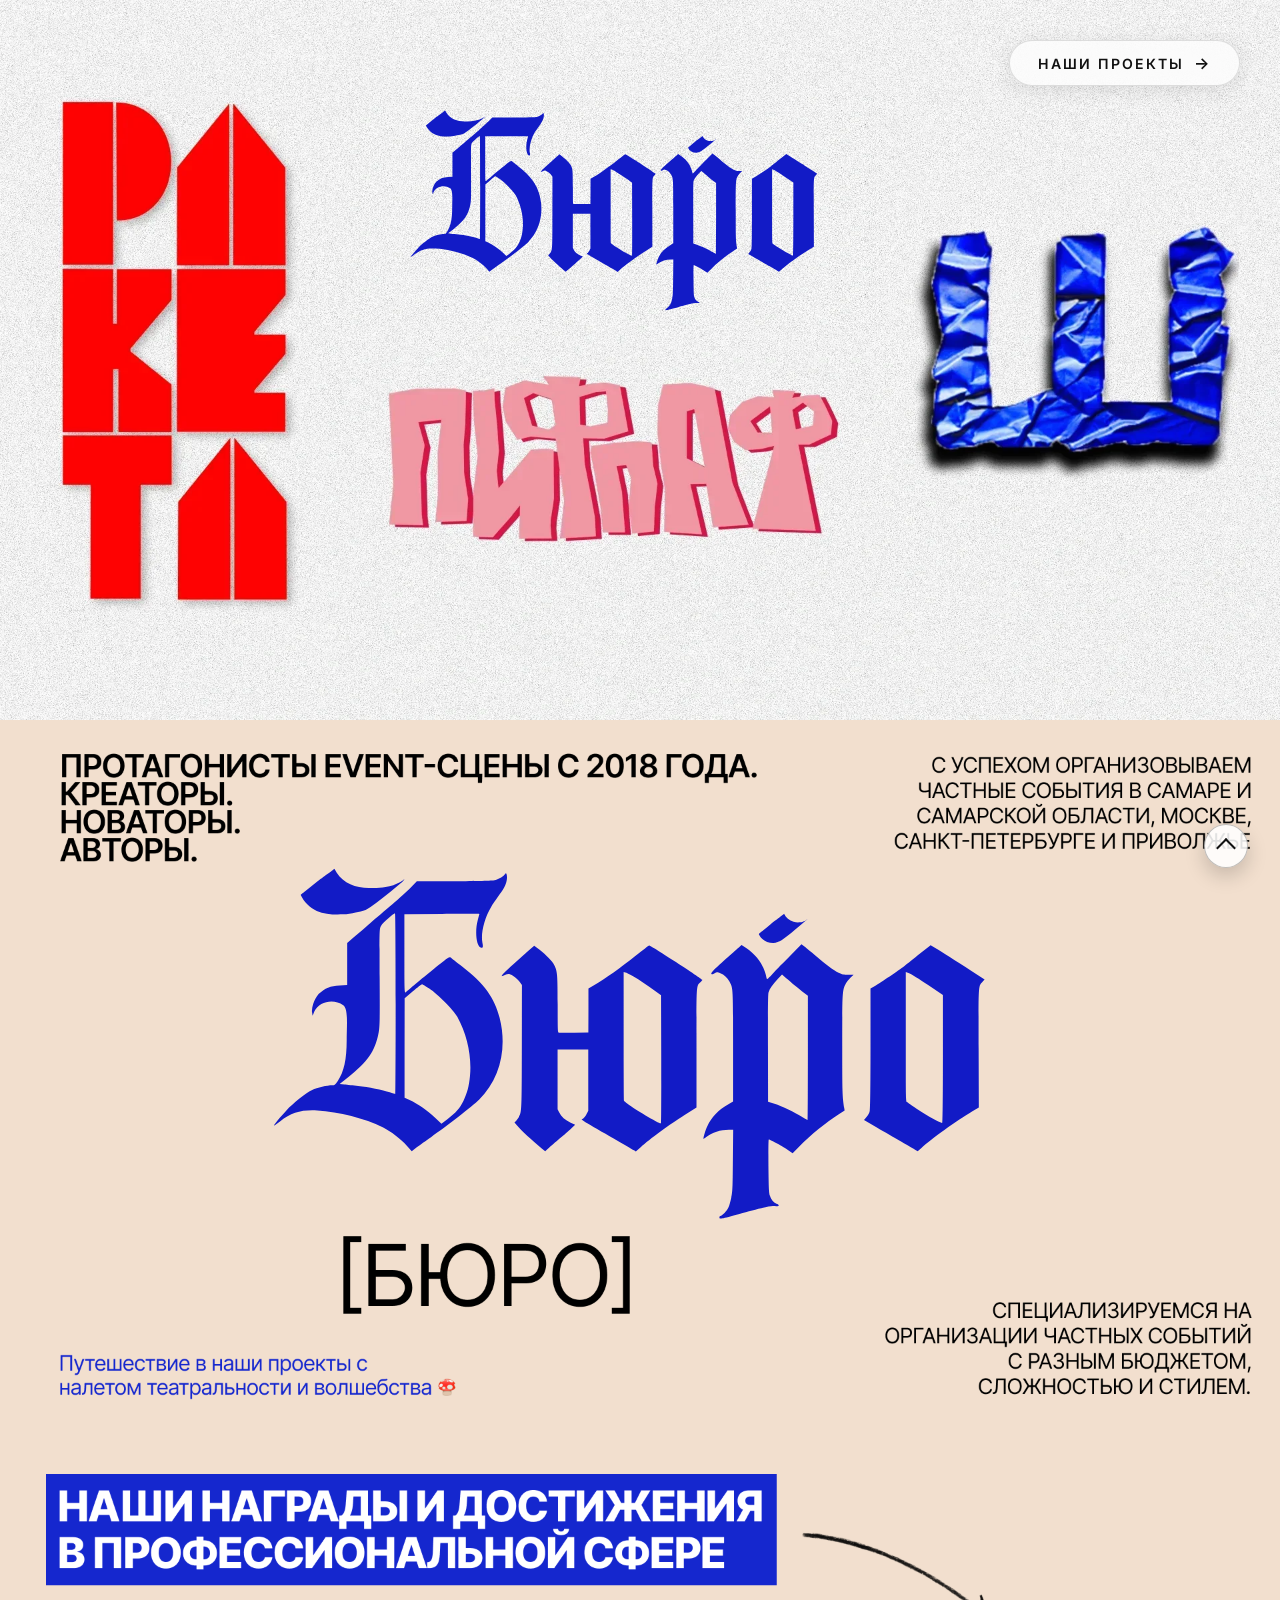
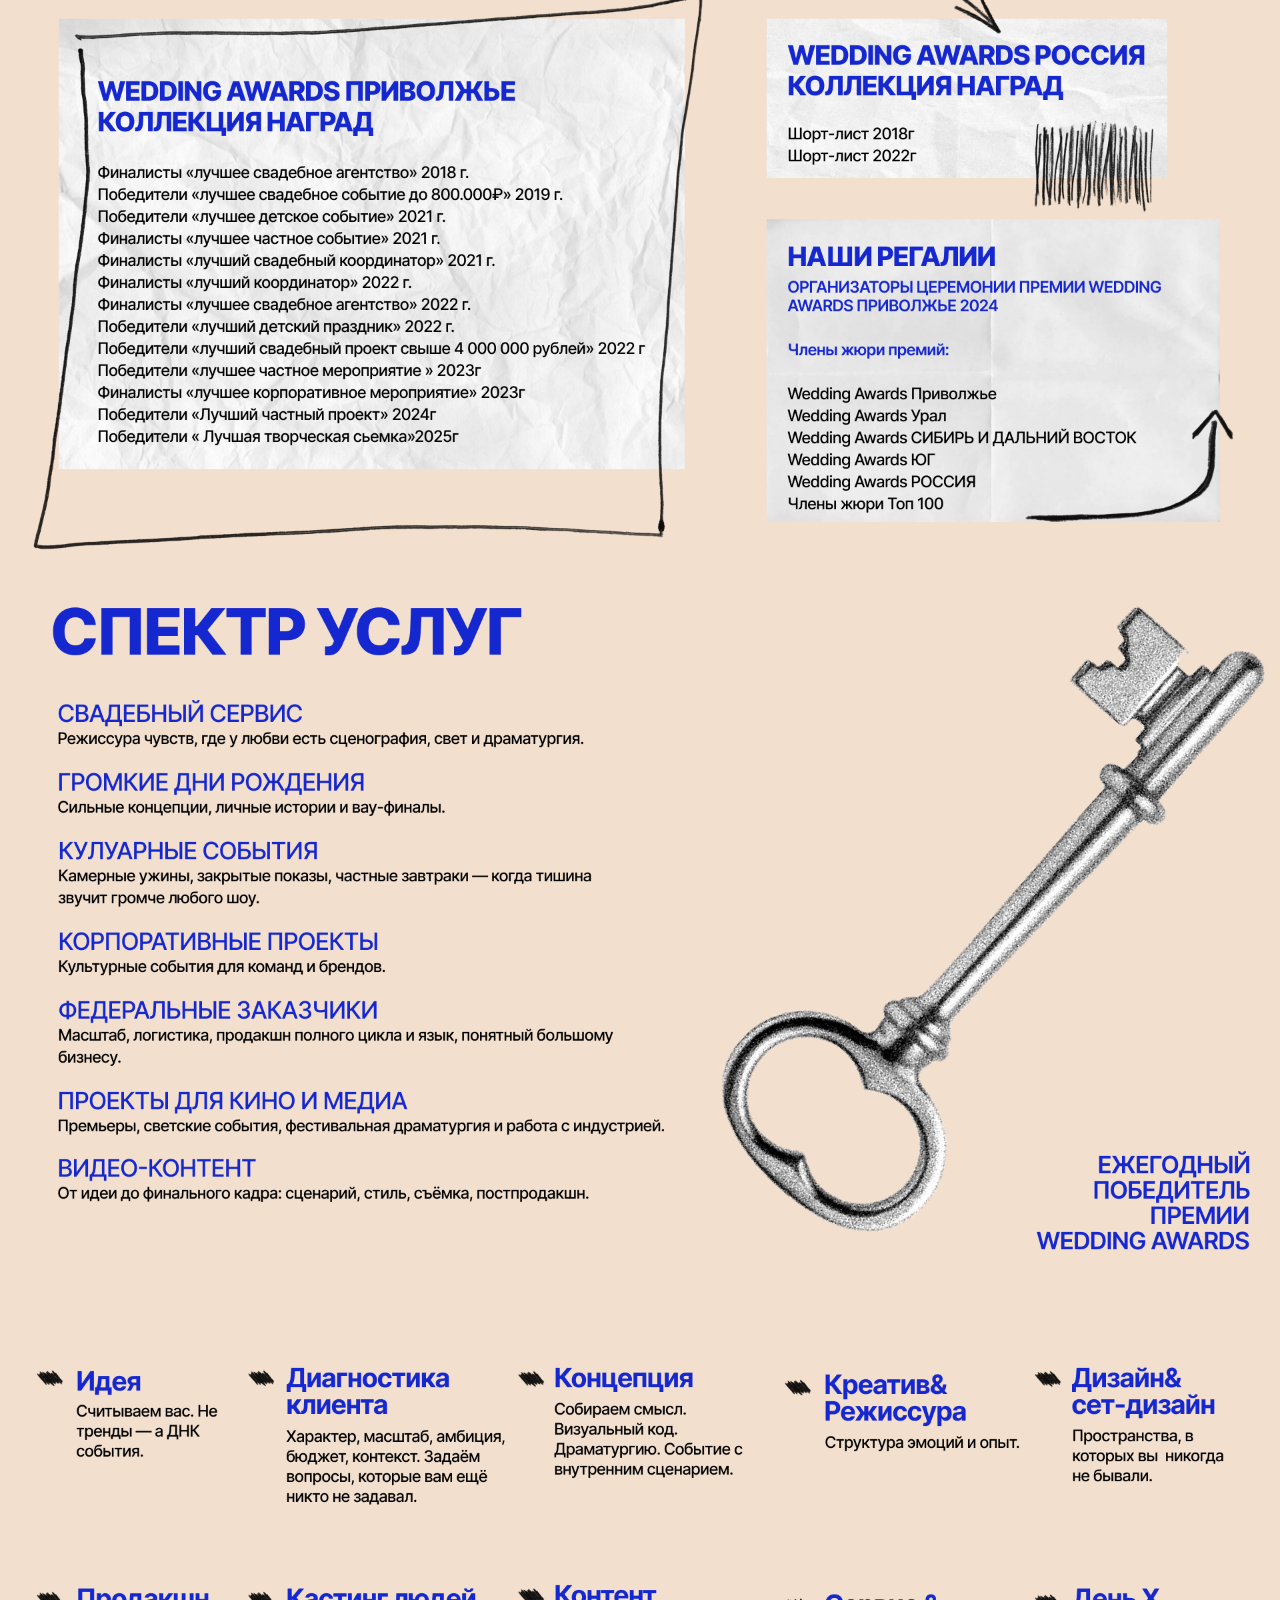
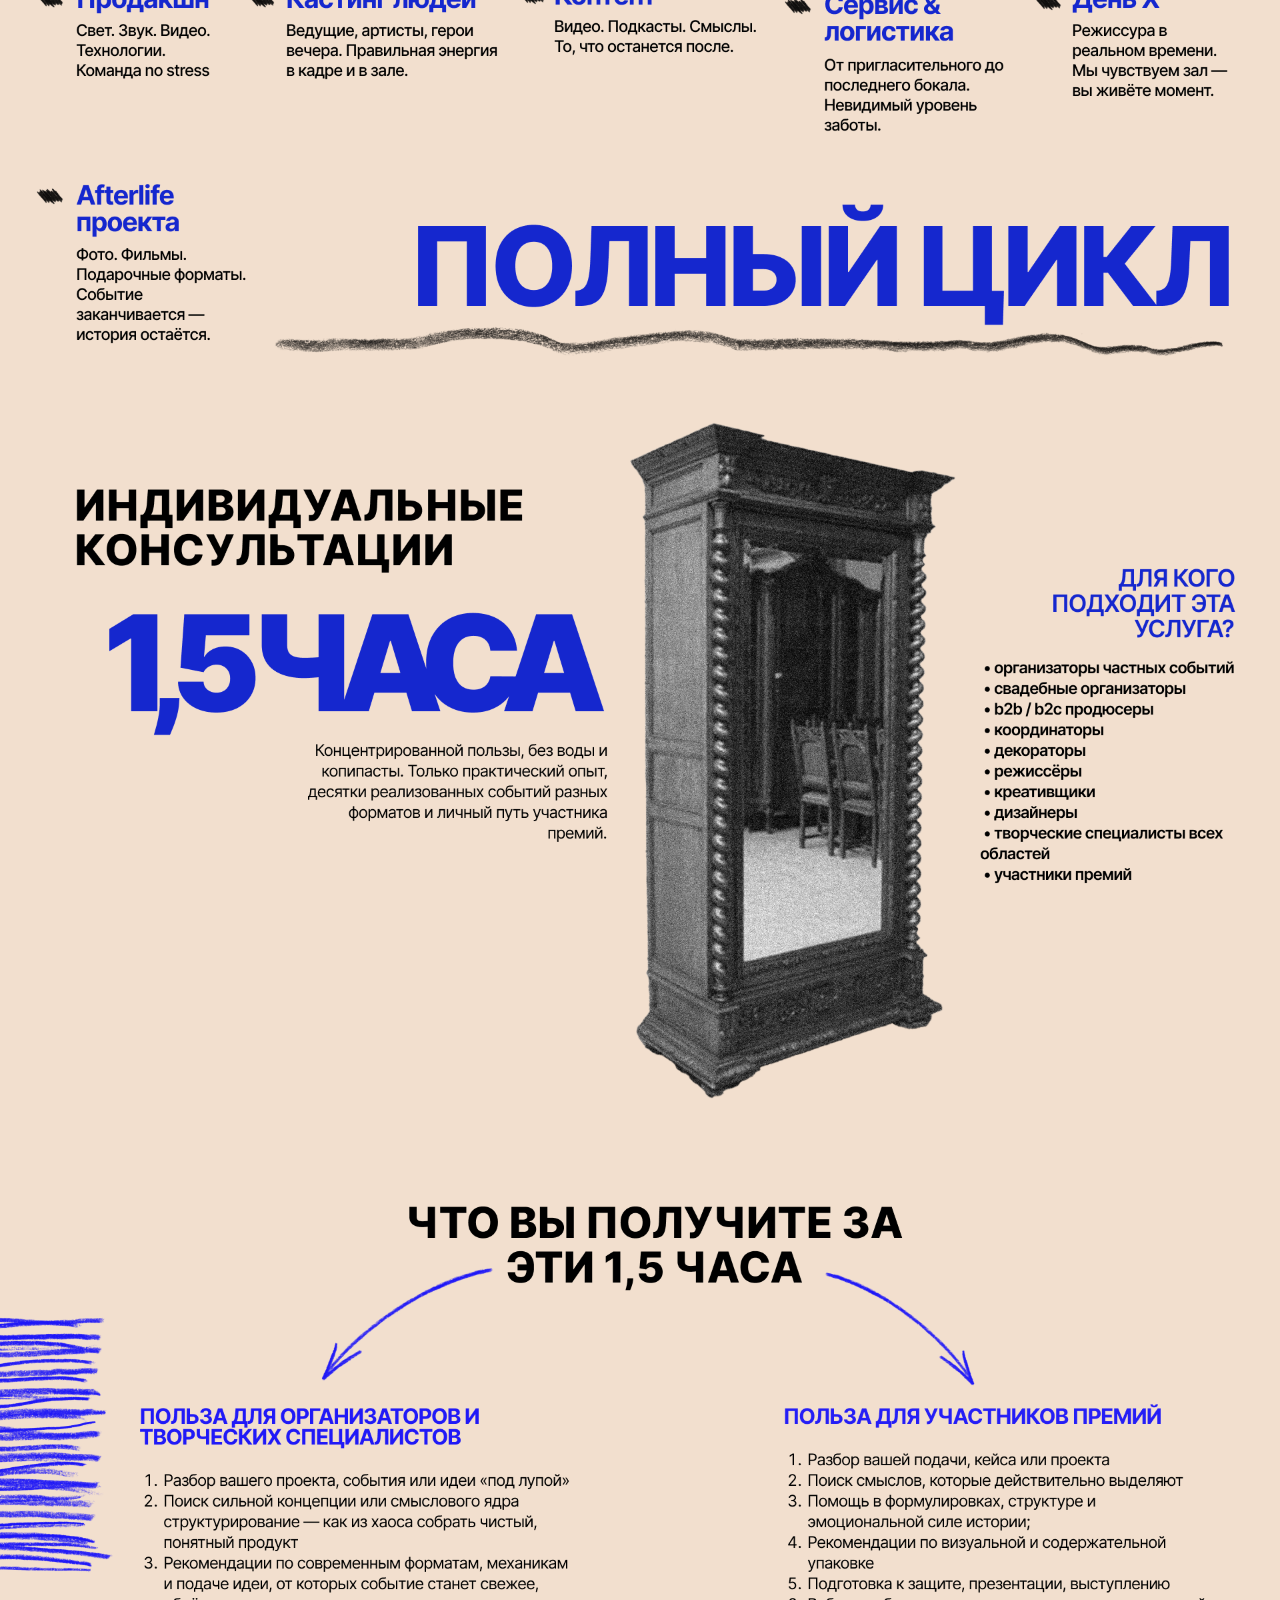
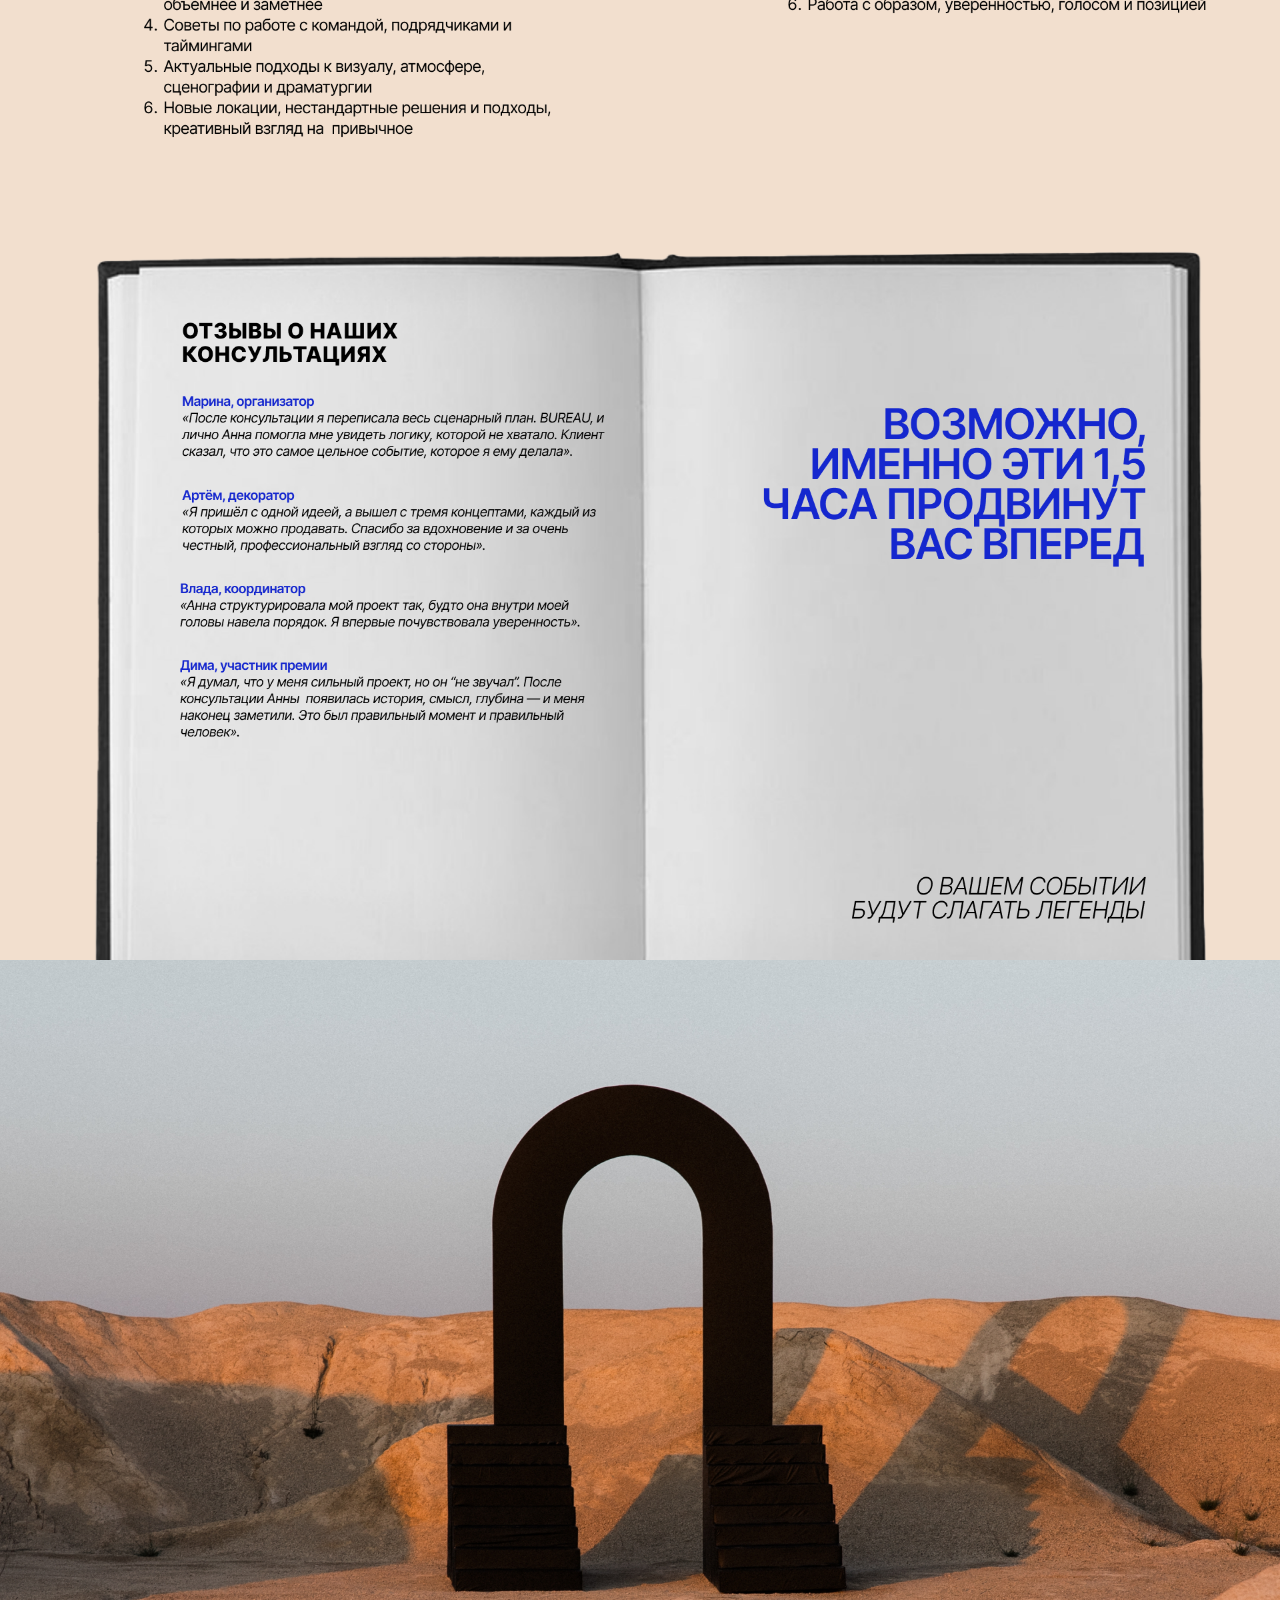
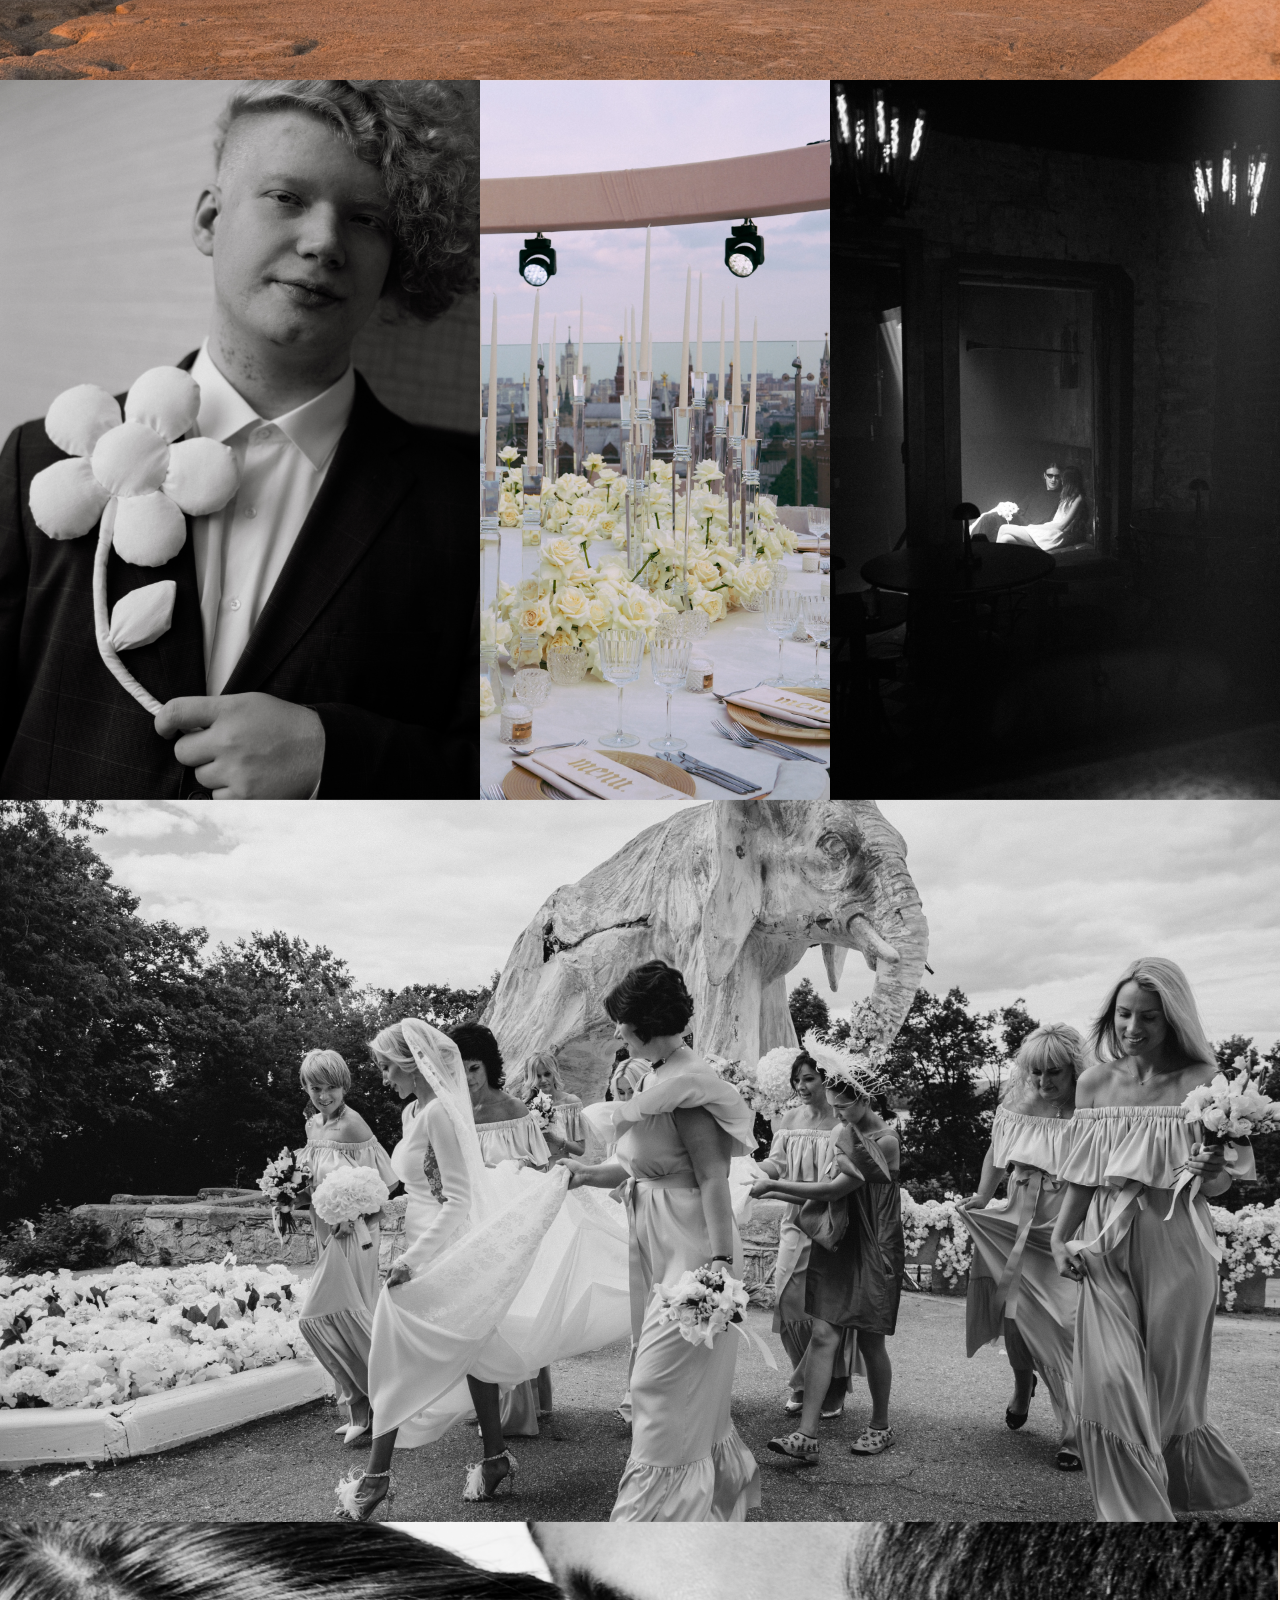
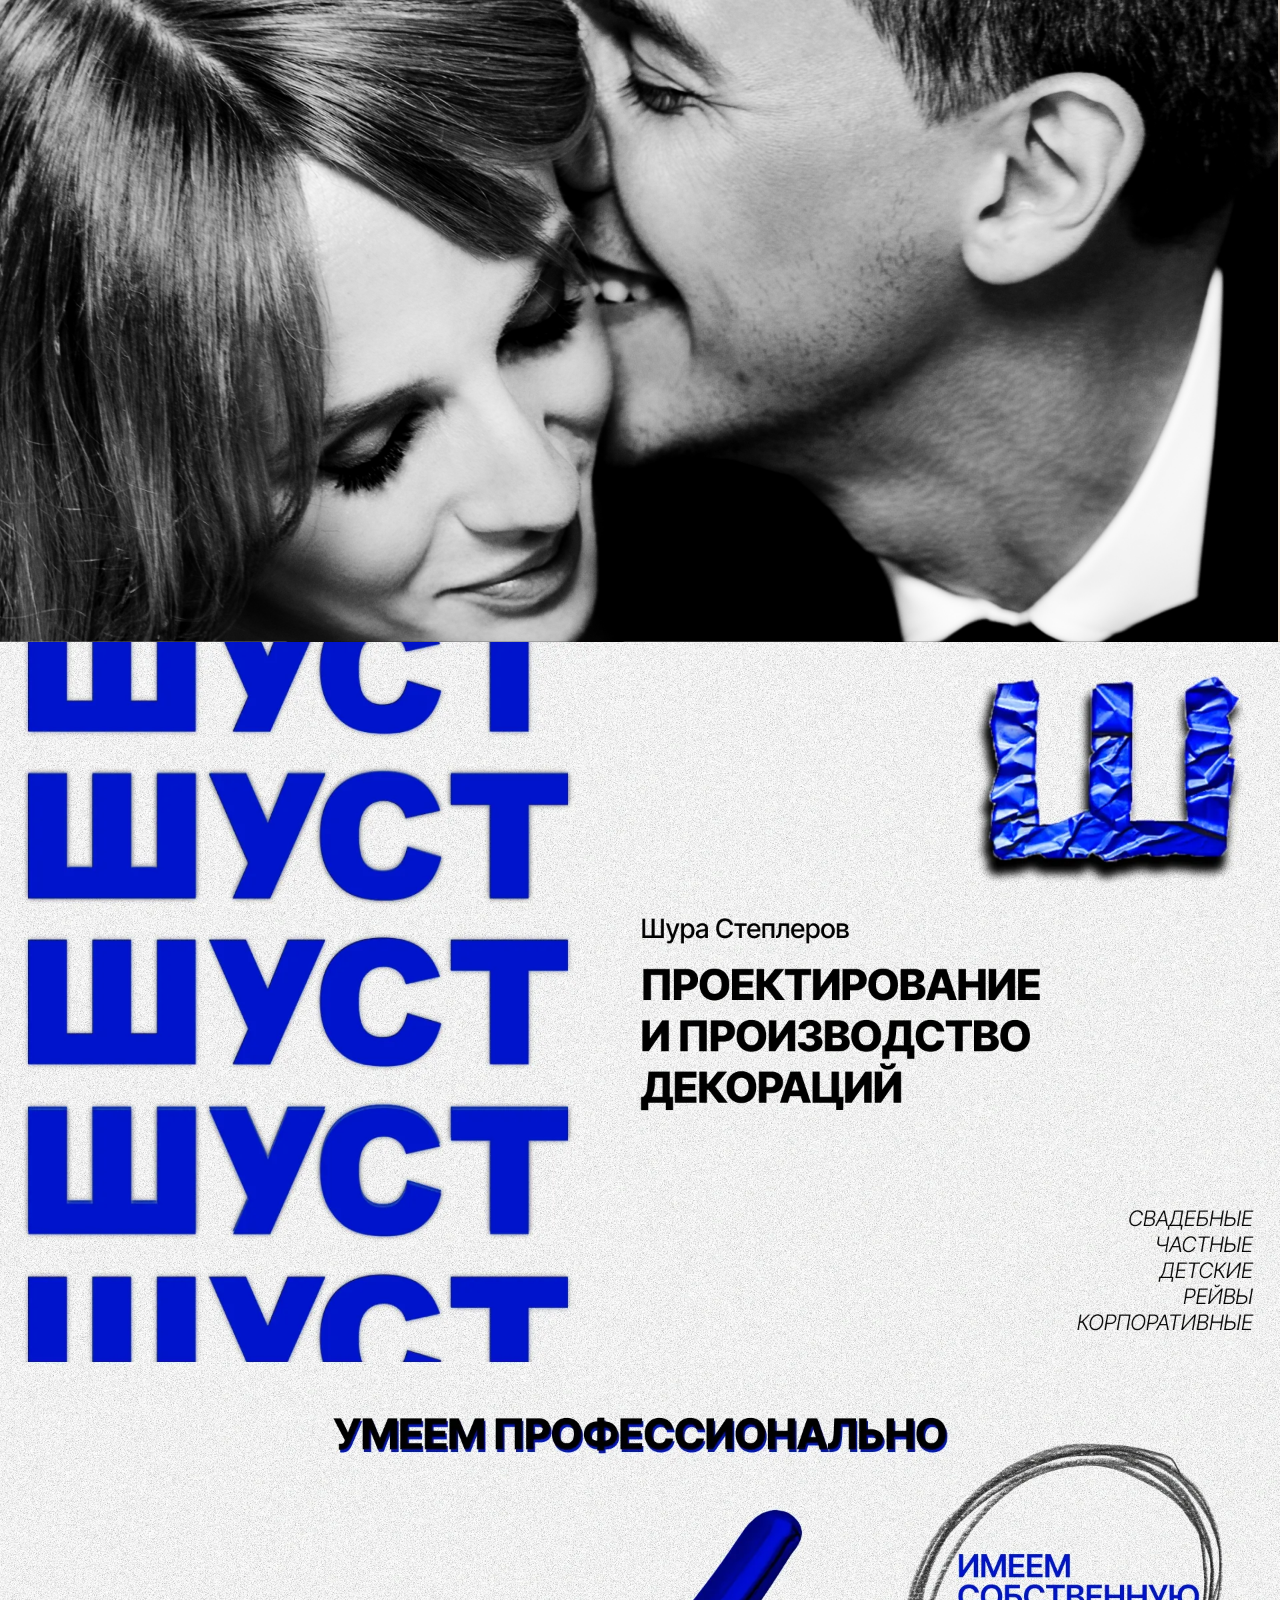
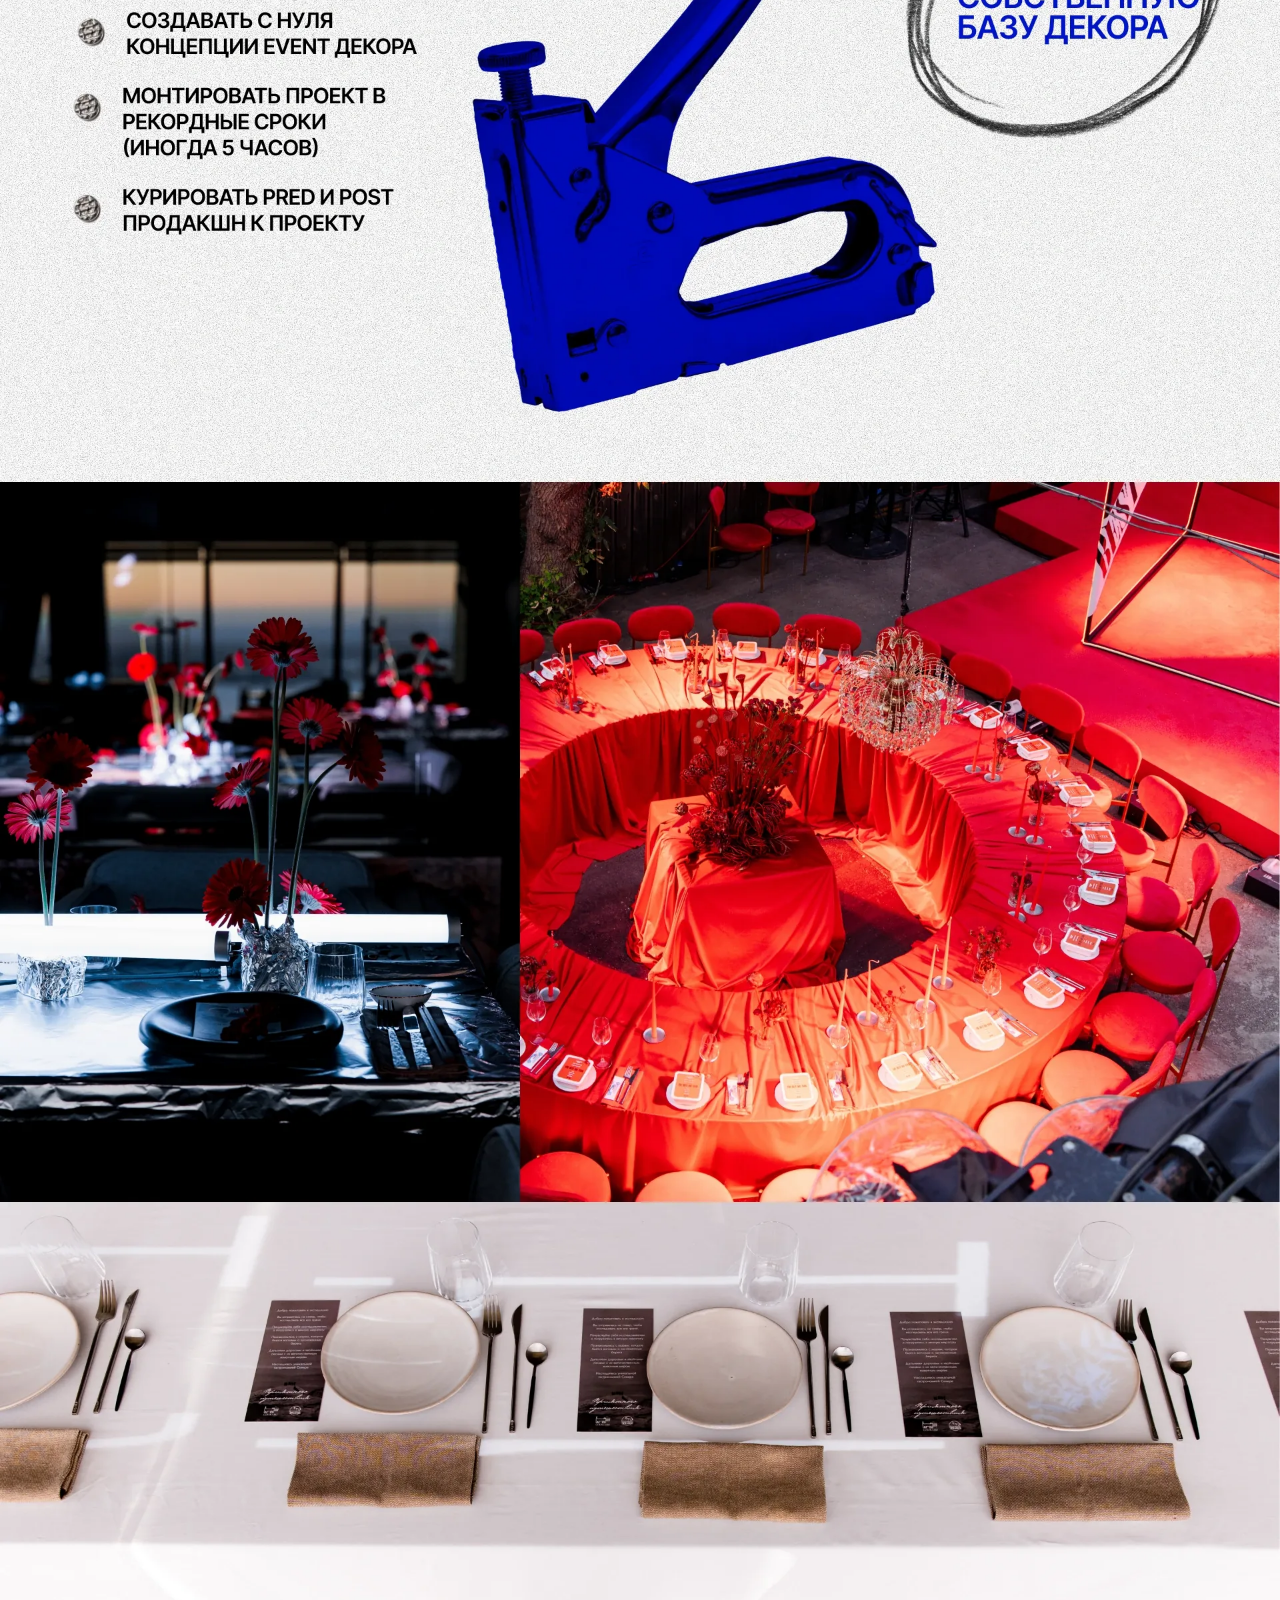
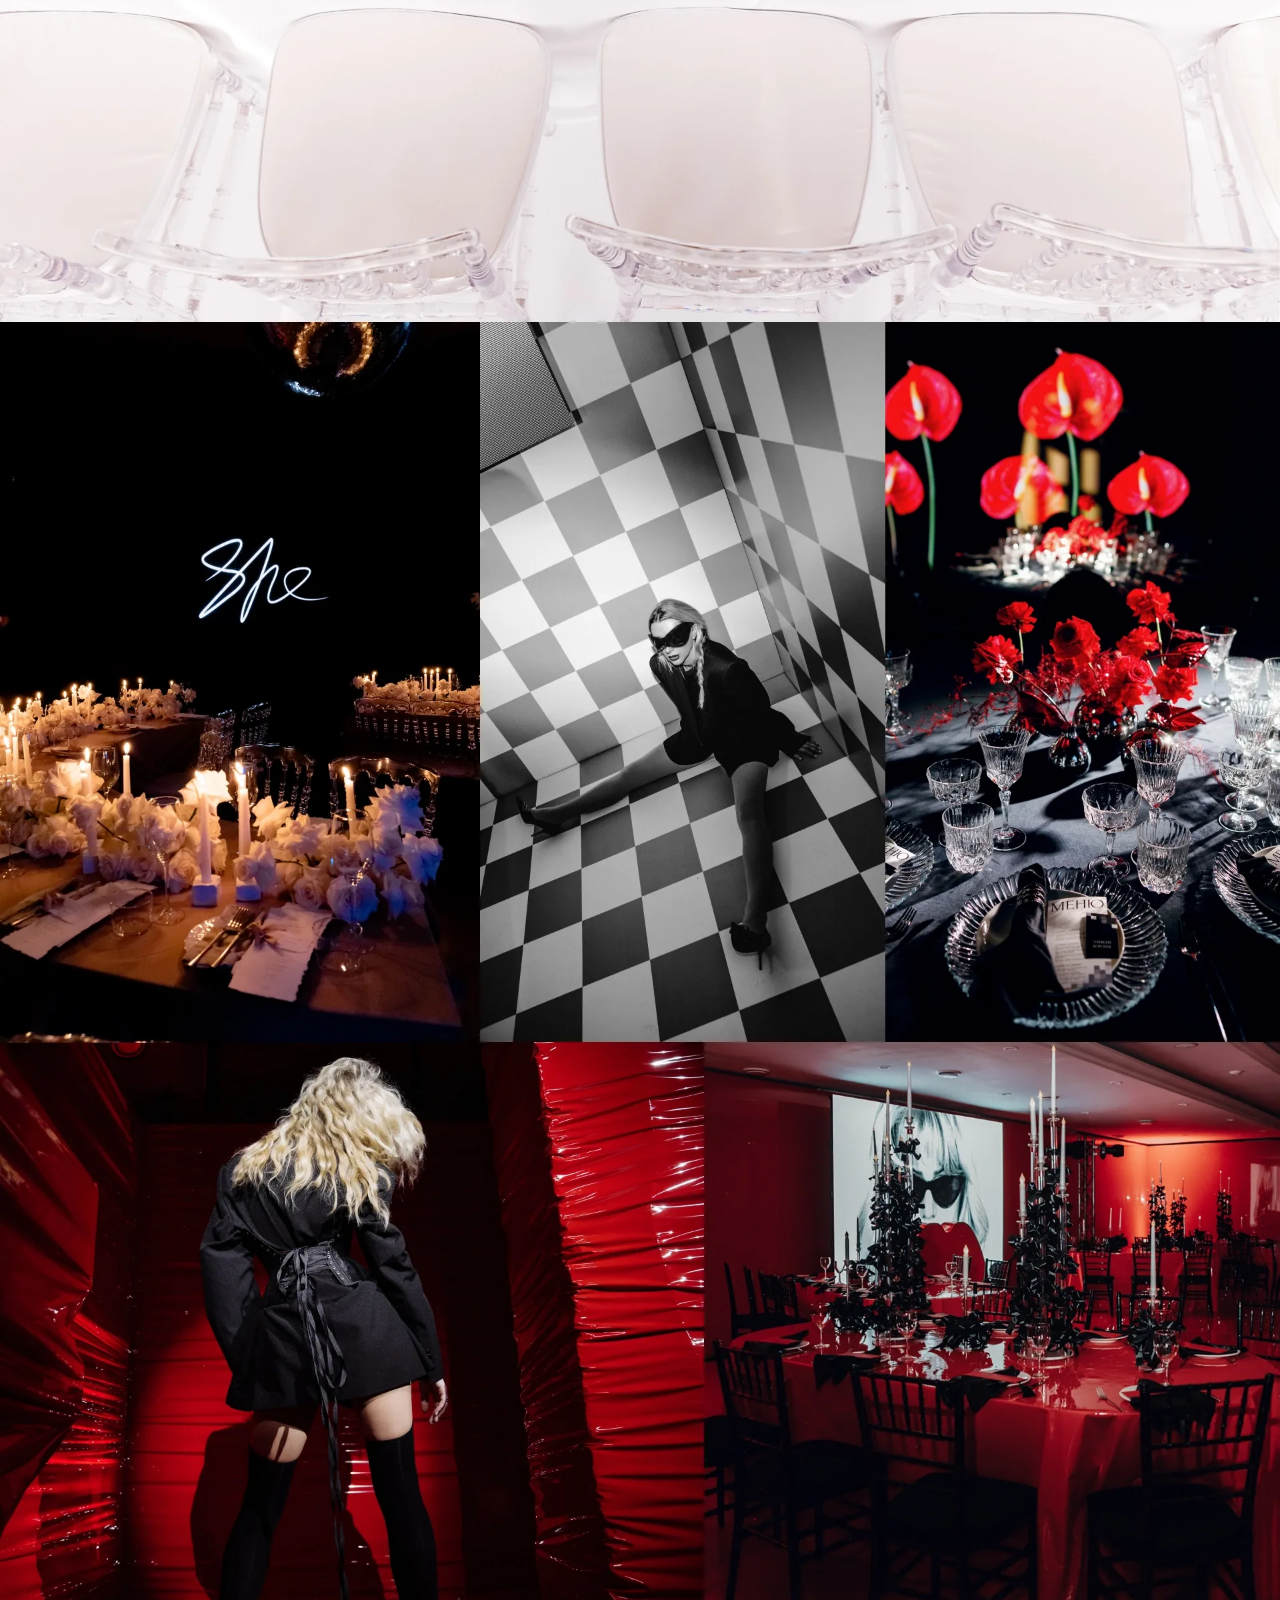
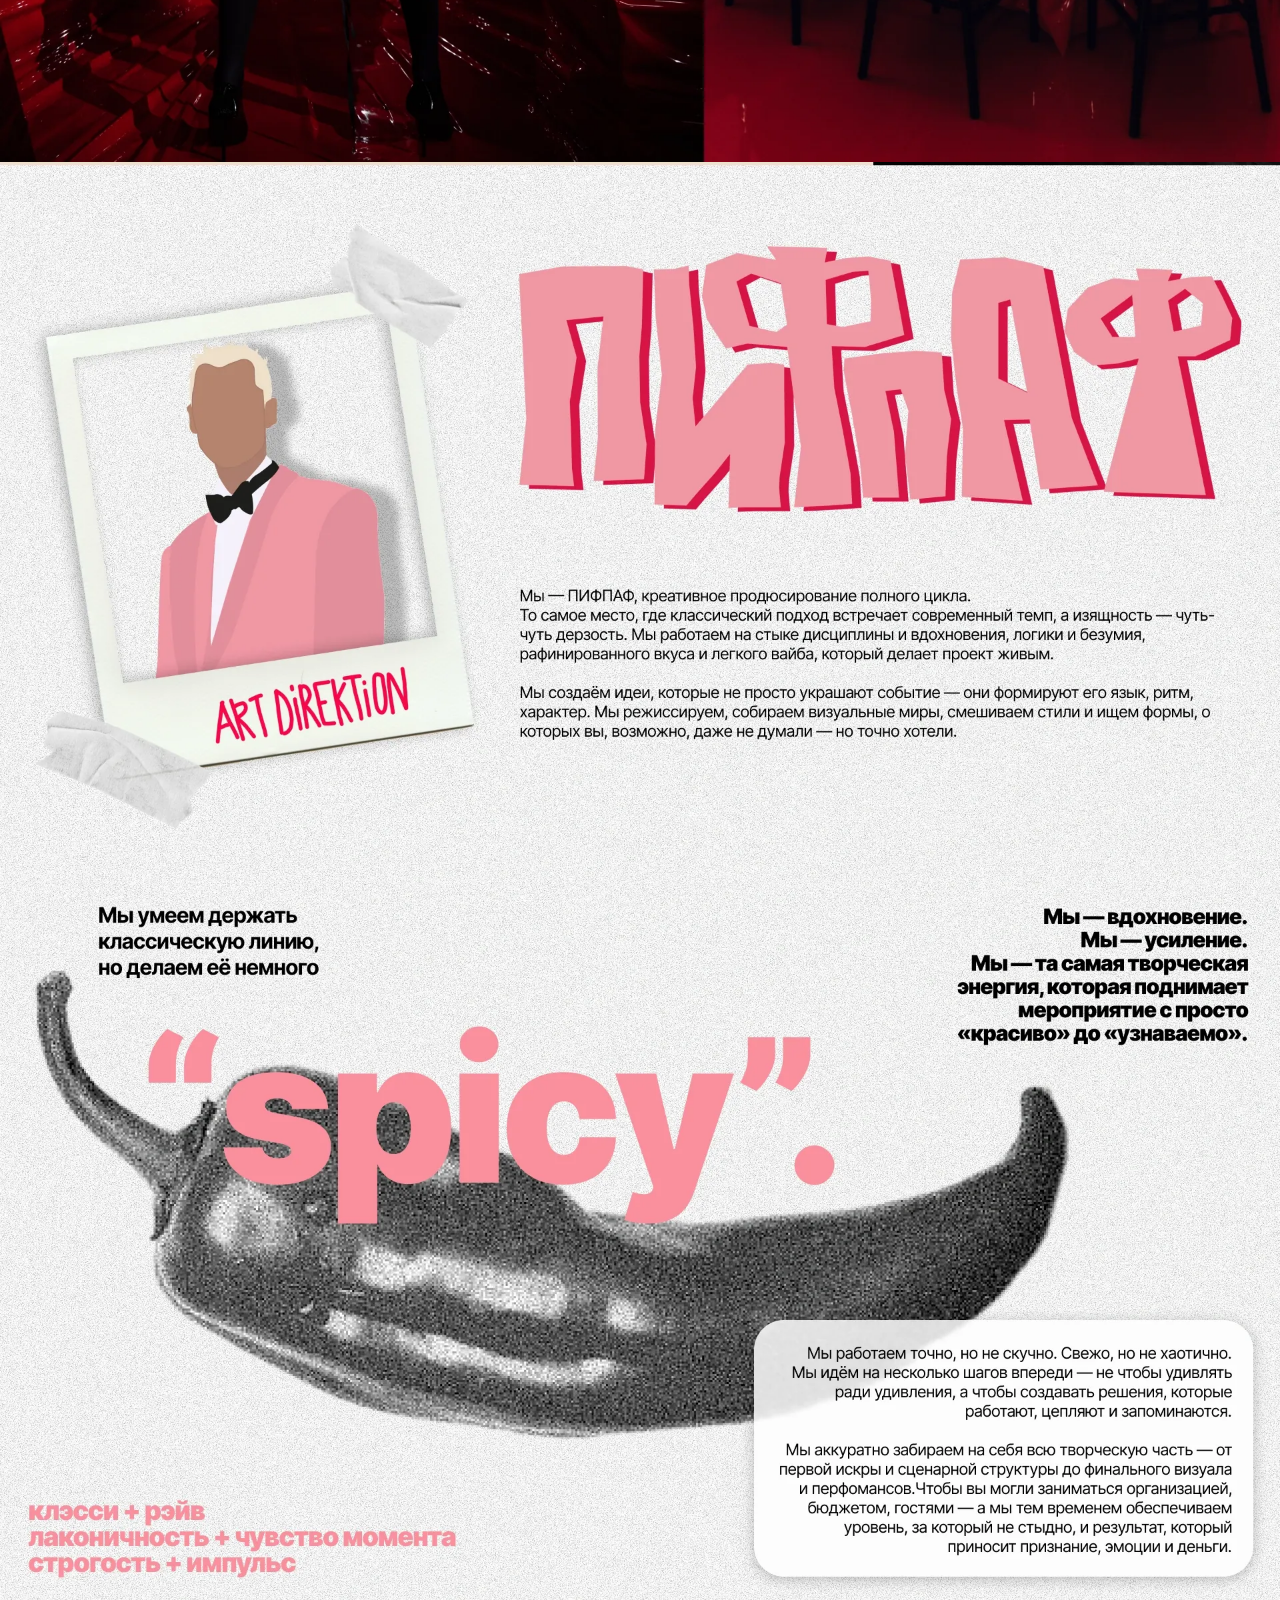
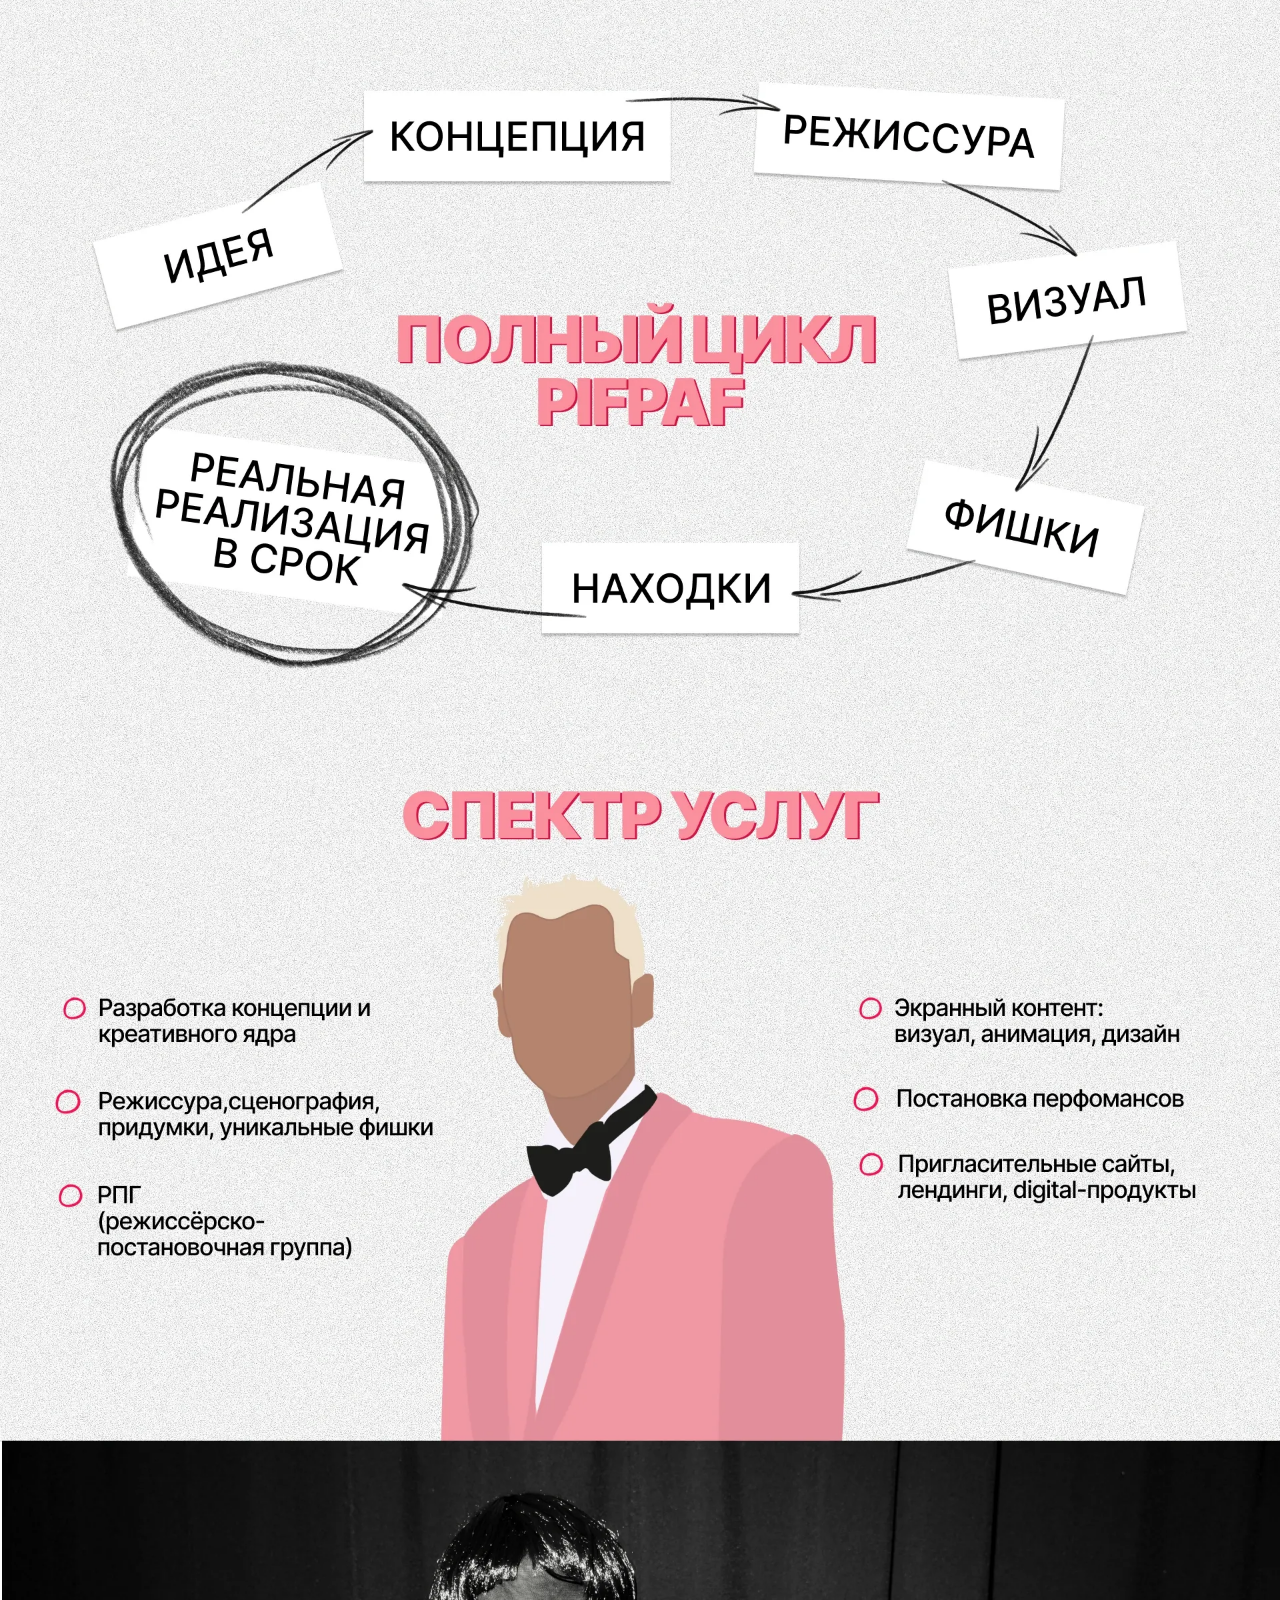
<file: index.html>
<!doctype html>
<html lang="ru" style="opacity: 0; transition: opacity 0.2s ease;">
  <head>
    <meta charset="utf-8" />
    <meta name="viewport" content="width=device-width, initial-scale=1" />
    <title>Бюро</title>
    <link rel="icon" href="favicon.svg?v=ru-1" type="image/svg+xml" />
    <link rel="preconnect" href="https://fonts.googleapis.com" />
    <link rel="preconnect" href="https://fonts.gstatic.com" crossorigin />
    <link
      href="https://fonts.googleapis.com/css2?family=Playfair+Display:wght@400;600;700&family=Inter:wght@400;500;600;700&family=Ruslan+Display&display=swap"
      rel="stylesheet"
    />
    <script>
      (function () {
        // 1. Force manual restoration as the very first thing
        if ("scrollRestoration" in history) {
          history.scrollRestoration = "manual";
        }

        const forceTop = () => {
          window.scrollTo(0, 0);
          if (document.documentElement) document.documentElement.scrollTop = 0;
          if (document.body) document.body.scrollTop = 0;
        };

        // Aggressive jump-to-top immediately
        forceTop();

        // 2. Clear any hash state
        if (window.location.hash) {
            window.history.replaceState(null, null, window.location.pathname + window.location.search);
        }

        // 3. Prevent any scrolling before we are fully ready
        const lock = (e) => {
          if (window.scrollY > 0) {
            forceTop();
            e.preventDefault();
          }
        };
        window.addEventListener('scroll', lock, { passive: false });

        // 4. Repeatedly jump every 20ms until load, then for 2 seconds more
        const interval = setInterval(forceTop, 20);

        window.addEventListener("load", () => {
          forceTop();
          
          // Show content after a small buffer
          setTimeout(() => {
            clearInterval(interval);
            window.removeEventListener('scroll', lock);
            document.documentElement.style.opacity = "1";
            
            // Re-enable smooth scroll only after everything is stable
            setTimeout(() => {
              document.documentElement.style.scrollBehavior = "smooth";
            }, 1000);
          }, 500);
        });

        // 5. Hard reset on pagehide (for back button and refresh)
        window.addEventListener("pagehide", forceTop);
      })();
    </script>
    <link rel="stylesheet" href="styles.css?v=ru-1" />
  </head>
  <body>
    <!-- Focus trap at the top to prevent jumping to bottom elements -->
    <input type="text" autofocus style="position:fixed;top:-100px;opacity:0" aria-hidden="true" tabIndex="-1">
    <!-- Moving to-top to the start of body to prevent focus-to-bottom issues -->
    <a class="to-top" href="#top" aria-label="Наверх"></a>
    <div id="top"></div>
    <main class="page" aria-label="Макет из Figma">
      <section class="section section--menu" aria-label="Меню">
        <picture>
          <source
            type="image/webp"
            srcset="
              assets/sections/menu-640.webp 640w,
              assets/sections/menu-960.webp 960w,
              assets/sections/menu-1920.webp 1920w
            "
            sizes="100vw"
          />
          <img
            class="section__img"
            src="assets/sections/menu.png"
            width="1920"
            height="1080"
            alt="Меню Бюро"
            fetchpriority="high"
            decoding="async"
          />
        </picture>

        <a class="logo-btn logo-btn--red" href="#rocket-anchor" aria-label="Ракета"></a>
        <a class="logo-btn logo-btn--bureau" href="#bureau-anchor" aria-label="Бюро">
          <span class="bureau-menu-texture" aria-hidden="true">
            <span></span><span></span><span></span><span></span>
          </span>
          <img src="assets/brand/bureau-ru.svg" alt="" width="766" height="378" fetchpriority="high" />
        </a>
        <a class="logo-btn logo-btn--pink" href="#pifpaf-anchor" aria-label="ПИФПАФ"></a>
        <a class="logo-btn logo-btn--sh" href="#shust-anchor" aria-label="ШУСТ"></a>
        <a class="projects-btn" href="2%20%D1%81%D1%82%D1%80%D0%B0%D0%BD%D0%B8%D1%86%D0%B0/index.html">
          Наши проекты
          <span class="projects-btn__arrow">→</span>
        </a>
      </section>

      <section id="bureau" class="section" aria-label="Бюро">
        <div id="bureau-anchor" class="section-anchor" style="--y: 0%;"></div>
        <div class="bureau-wordmark" aria-hidden="true">
          <img src="assets/brand/bureau-ru.svg" alt="" width="766" height="378" />
        </div>
        <picture>
          <img
            class="section__img"
            src="assets/sections/bureau.png?v=2"
            width="1920"
            height="11883"
            alt="Бюро"
            loading="lazy"
            fetchpriority="low"
            decoding="async"
          />

        </picture>
      </section>

      <section id="shust" class="section" aria-label="ШУСТ">
        <div id="shust-anchor" class="section-anchor" style="--y: 0%;"></div>
        <picture>
          <source
            type="image/webp"
            srcset="
              assets/sections/shust-640.webp 640w,
              assets/sections/shust-960.webp 960w,
              assets/sections/shust-1920.webp 1920w
            "
            sizes="100vw"
          />
          <img
            class="section__img"
            src="assets/sections/shust.png"
            width="1920"
            height="6480"
            alt="ШУСТ"
            loading="lazy"
            fetchpriority="low"
            decoding="async"
          />
        </picture>
      </section>

      <section id="pifpaf" class="section" aria-label="ПИФПАФ">
        <div id="pifpaf-anchor" class="section-anchor" style="--y: 0%;"></div>
        <picture>
          <source
            type="image/webp"
            srcset="
              assets/sections/pifpaf-640.webp 640w,
              assets/sections/pifpaf-960.webp 960w,
              assets/sections/pifpaf-1920.webp 1920w
            "
            sizes="100vw"
          />
          <img
            class="section__img"
            src="assets/sections/pifpaf.png"
            width="1920"
            height="8922"
            alt="ПИФПАФ"
            loading="lazy"
            fetchpriority="low"
            decoding="async"
          />
        </picture>
      </section>

      <section id="rocket" class="section" aria-label="Ракета">
        <div id="rocket-anchor" class="section-anchor" style="--y: 0%;"></div>
        <picture>
          <source
            type="image/webp"
            srcset="
              assets/sections/rocket-640.webp 640w,
              assets/sections/rocket-960.webp 960w,
              assets/sections/rocket-1920.webp 1920w
            "
            sizes="100vw"
          />
          <img
            class="section__img"
            src="assets/sections/rocket.png"
            width="1920"
            height="1080"
            alt="Ракета"
            loading="lazy"
            fetchpriority="low"
            decoding="async"
          />
        </picture>
      </section>
    </main>

    <footer class="footer" role="contentinfo">
      <div class="footer__inner">
        <div class="footer__brand">
          <img
            class="footer__logo-img"
            src="assets/brand/bureau-ru.svg"
            alt="Бюро"
            loading="lazy"
          />
          <div class="footer__logo-sub">[БЮРО]</div>
          <div class="footer__rule"></div>
          <p class="footer__note">
            © 2026 ИП ДОМБАЕВ АНТОН ВАЛЕРЬЕВИЧ. Все права защищены.
          </p>
        </div>

        <div class="footer__details">
          <p>ОГРНИП: 323632700030175&nbsp;|&nbsp;ИНН: 631506035238</p>
          <p>Зарегистрирован Межрайонная инспекция Федеральной налоговой службы № 24 по Самарской области</p>
          <p>Режим работы: Пн–Пт с 10:00 до 18:00</p>
        </div>
      </div>

      
    </footer>

  </body>
</html>
</file>
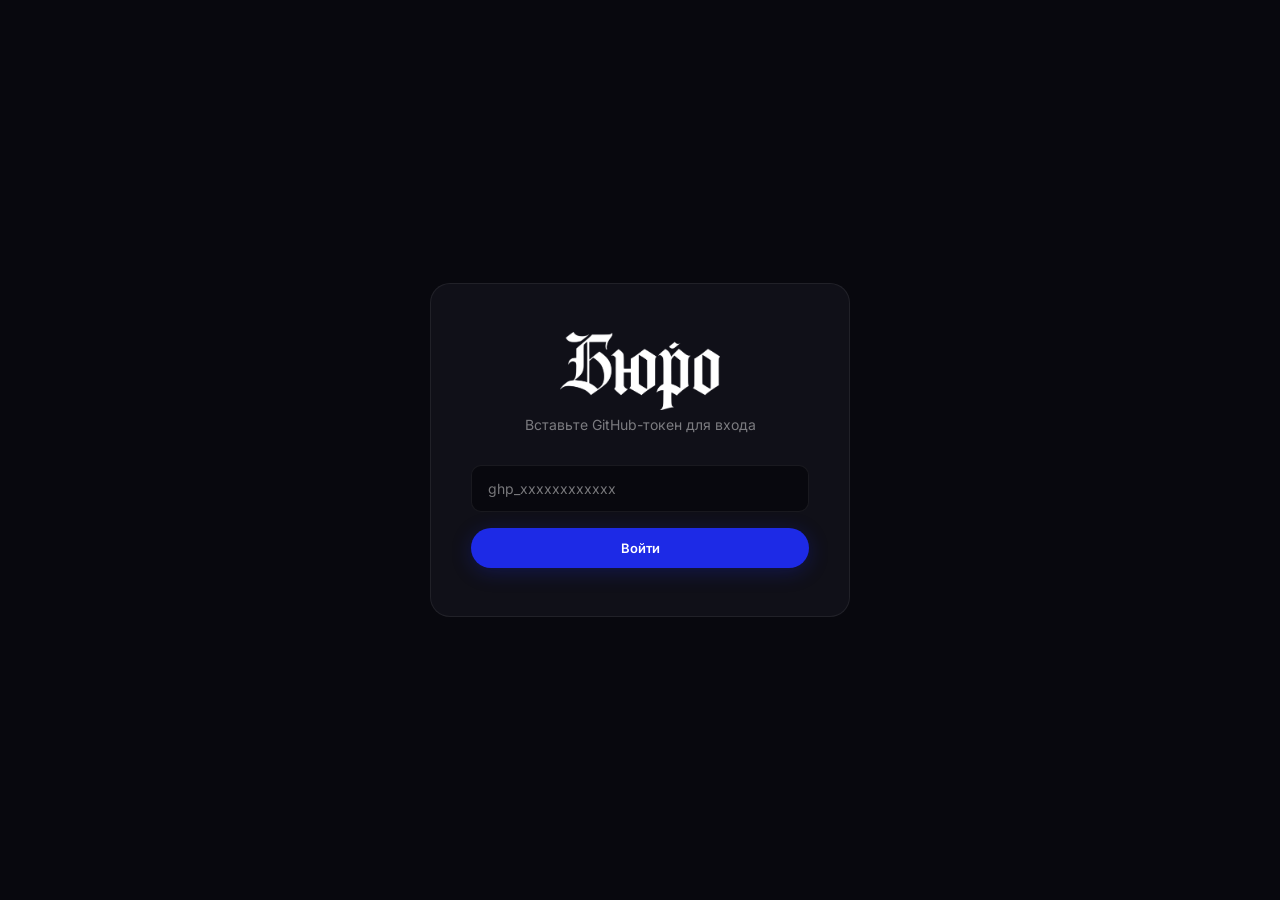
<file: admin.html>
<!DOCTYPE html>
<html lang="ru">
<head>
    <meta charset="UTF-8">
    <meta name="viewport" content="width=device-width, initial-scale=1.0">
    <title>Бюро — Админка</title>
    <link rel="icon" type="image/svg+xml" href="favicon.svg?v=ru-1">
    <link href="https://fonts.googleapis.com/css2?family=Inter:wght@400;500;600;700&display=swap" rel="stylesheet">
    <style>
        *, *::before, *::after { box-sizing: border-box; margin: 0; padding: 0; }
        :root {
            --bg: #08080e; --surface: #101018; --card: #16161f;
            --border: rgba(255,255,255,0.07); --text: #e0e0ec;
            --dim: rgba(255,255,255,0.45); --accent: #1d2ae6;
            --accent-glow: rgba(29,42,230,0.25); --success: #22c55e;
            --error: #ef4444; --font: 'Inter', sans-serif;
            --warn: #f59e0b;
        }
        body { font-family: var(--font); background: var(--bg); color: var(--text); min-height: 100vh; }
        ::-webkit-scrollbar { width: 6px; }
        ::-webkit-scrollbar-thumb { background: rgba(255,255,255,0.12); border-radius: 3px; }

        .brand-logo { display: inline-block; width: 90px; height: auto; vertical-align: middle; }
        .brand-logo--login { width: 160px; }

        /* Login */
        .login { min-height: 100vh; display: flex; align-items: center; justify-content: center; padding: 20px; }
        .login-card {
            background: var(--surface); border: 1px solid var(--border);
            border-radius: 20px; padding: 48px 40px; max-width: 420px; width: 100%; text-align: center;
        }
        .login-card h1 { font-size: 28px; font-weight: 700; letter-spacing: 0.08em; margin-bottom: 6px; }
        .login-card p { color: var(--dim); font-size: 14px; margin-bottom: 32px; }
        .login-card input {
            width: 100%; padding: 14px 16px; background: var(--bg);
            border: 1px solid var(--border); border-radius: 10px;
            color: var(--text); font-family: var(--font); font-size: 14px;
            outline: none; margin-bottom: 16px;
        }
        .login-card input:focus { border-color: rgba(29,42,230,0.5); }
        .login-card input::placeholder { color: var(--dim); }
        .login-err { color: var(--error); font-size: 13px; margin-top: 8px; display: none; }

        /* Buttons */
        .btn {
            display: inline-flex; align-items: center; justify-content: center; gap: 8px;
            padding: 12px 28px; font-family: var(--font); font-size: 13px;
            font-weight: 600; border: none; border-radius: 999px; cursor: pointer;
            transition: all 0.25s; width: 100%;
        }
        .btn-go { background: var(--accent); color: #fff; box-shadow: 0 4px 20px var(--accent-glow); }
        .btn-go:hover { background: #2a38ff; transform: translateY(-1px); }
        .btn-go:disabled { opacity: 0.5; cursor: wait; transform: none; }
        .btn-out {
            background: transparent; color: var(--dim); border: 1px solid var(--border);
            width: auto; padding: 8px 20px; font-size: 12px;
        }
        .btn-out:hover { color: var(--text); border-color: rgba(255,255,255,0.2); }
        .btn-add {
            background: var(--accent); color: #fff; border: none; border-radius: 999px;
            padding: 10px 24px; font-family: var(--font); font-size: 13px; font-weight: 600;
            cursor: pointer; transition: all 0.25s; display: inline-flex; align-items: center; gap: 8px;
            box-shadow: 0 4px 20px var(--accent-glow);
        }
        .btn-add:hover { background: #2a38ff; transform: translateY(-1px); }
        .btn-del-event {
            background: transparent; color: var(--error); border: 1px solid rgba(239,68,68,0.3);
            border-radius: 999px; padding: 7px 18px; font-family: var(--font); font-size: 11px;
            font-weight: 600; cursor: pointer; transition: all 0.25s;
        }
        .btn-del-event:hover { background: var(--error); color: #fff; border-color: var(--error); }
        .btn-save {
            background: var(--success); color: #fff; border: none; border-radius: 999px;
            padding: 7px 18px; font-family: var(--font); font-size: 11px;
            font-weight: 600; cursor: pointer; transition: all 0.25s;
        }
        .btn-save:hover { transform: translateY(-1px); filter: brightness(1.1); }
        .btn-save:disabled { opacity: 0.5; cursor: wait; transform: none; }
        .btn-move {
            background: transparent; color: var(--dim); border: 1px solid var(--border);
            border-radius: 999px; padding: 5px 10px; font-family: var(--font); font-size: 11px;
            cursor: pointer; transition: all 0.2s; line-height: 1;
        }
        .btn-move:hover { color: var(--text); border-color: rgba(255,255,255,0.2); }
        .btn-move:disabled { opacity: 0.2; cursor: default; }

        .spinner {
            width: 18px; height: 18px; border: 2px solid rgba(255,255,255,0.2);
            border-top-color: #fff; border-radius: 50%; animation: spin 0.6s linear infinite; display: inline-block;
        }
        @keyframes spin { to { transform: rotate(360deg); } }

        /* Main */
        .main { display: none; }
        .main.on { display: block; }
        .topbar {
            background: var(--surface); border-bottom: 1px solid var(--border);
            padding: 14px 24px; display: flex; align-items: center; justify-content: space-between;
            position: sticky; top: 0; z-index: 50;
        }
        .topbar h1 { font-size: 14px; font-weight: 700; letter-spacing: 0.1em; }
        .topbar h1 span { color: var(--accent); }
        .topbar-right { display: flex; align-items: center; gap: 12px; }
        .topbar-ok { font-size: 11px; color: var(--success); display: flex; align-items: center; gap: 6px; }
        .topbar-ok::before { content: ''; width: 6px; height: 6px; background: var(--success); border-radius: 50%; }

        .wrap { max-width: 900px; margin: 0 auto; padding: 32px 20px 80px; }

        /* Add event area */
        .add-area { text-align: center; margin-bottom: 32px; }

        /* Event card */
        .evt {
            background: var(--card); border: 1px solid var(--border);
            border-radius: 16px; margin-bottom: 28px; overflow: hidden;
            transition: border-color 0.3s;
        }
        .evt:hover { border-color: rgba(255,255,255,0.12); }
        .evt-head {
            padding: 18px 20px; border-bottom: 1px solid var(--border);
            display: flex; align-items: center; justify-content: space-between; gap: 12px;
        }
        .evt-head-left { display: flex; align-items: center; gap: 12px; flex: 1; min-width: 0; }
        .evt-num {
            font-size: 11px; font-weight: 700; color: var(--accent);
            background: var(--accent-glow); border-radius: 6px;
            padding: 4px 8px; letter-spacing: 0.05em; flex-shrink: 0;
        }
        .evt-head h2 {
            font-size: 14px; font-weight: 600; letter-spacing: 0.03em;
            white-space: nowrap; overflow: hidden; text-overflow: ellipsis;
        }
        .evt-head-right { display: flex; align-items: center; gap: 8px; flex-shrink: 0; }

        /* Event fields */
        .evt-fields { padding: 16px 20px; border-bottom: 1px solid var(--border); }
        .evt-field { margin-bottom: 14px; }
        .evt-field:last-child { margin-bottom: 0; }
        .evt-field label {
            display: block; font-size: 11px; font-weight: 600; color: var(--dim);
            text-transform: uppercase; letter-spacing: 0.1em; margin-bottom: 6px;
        }
        .evt-field .hint {
            font-size: 10px; color: rgba(255,255,255,0.25); font-weight: 400;
            text-transform: none; letter-spacing: normal; margin-left: 8px;
        }
        .evt-field input, .evt-field textarea {
            width: 100%; padding: 10px 14px; background: var(--bg);
            border: 1px solid var(--border); border-radius: 8px;
            color: var(--text); font-family: var(--font); font-size: 13px;
            outline: none; transition: border-color 0.2s;
        }
        .evt-field input:focus, .evt-field textarea:focus { border-color: rgba(29,42,230,0.5); }
        .evt-field textarea {
            resize: vertical; min-height: 160px; line-height: 1.7;
            font-size: 13px;
        }

        /* Индикатор несохранённых изменений */
        .pending-box { display: flex; align-items: center; gap: 8px; font-size: 12px; color: var(--dim); }
        .pending-box.on { color: var(--warn); }
        .pending-ok { color: var(--dim); font-size: 11px; }
        .pending-dot { width: 7px; height: 7px; border-radius: 50%; background: var(--warn); flex-shrink: 0; animation: pulse 1.6s ease-in-out infinite; }
        @keyframes pulse { 50% { opacity: 0.3; } }
        .btn-publish {
            background: var(--success); color: #fff; border: none; border-radius: 999px;
            padding: 7px 18px; font-family: var(--font); font-size: 12px; font-weight: 600;
            cursor: pointer; transition: all 0.25s; white-space: nowrap;
        }
        .btn-publish:hover { filter: brightness(1.1); transform: translateY(-1px); }
        .btn-publish:disabled { opacity: 0.5; cursor: wait; transform: none; }

        /* Бейдж «новое» на ещё не сохранённом фото */
        .ph-new {
            position: absolute; bottom: 5px; left: 5px; background: var(--warn);
            color: #000; font-size: 9px; font-weight: 700; padding: 2px 7px;
            border-radius: 999px; letter-spacing: 0.04em; text-transform: uppercase;
        }

        /* Photo count badge */
        .photo-badge {
            font-size: 11px; color: var(--dim); background: var(--bg);
            padding: 3px 10px; border-radius: 999px; border: 1px solid var(--border);
        }

        /* Обложка мероприятия */
        .cover-row {
            display: flex; align-items: center; gap: 14px;
            padding: 14px 20px; border-bottom: 1px solid var(--border);
        }
        .cover-thumb {
            width: 120px; height: 80px; border-radius: 8px; overflow: hidden;
            background: var(--bg); flex-shrink: 0; position: relative;
            border: 1px solid var(--border);
        }
        .cover-thumb img { width: 100%; height: 100%; object-fit: cover; display: block; }
        .cover-empty {
            width: 100%; height: 100%; display: grid; place-items: center;
            color: rgba(255,255,255,0.2); font-size: 22px;
        }
        .cover-info { flex: 1; min-width: 0; }
        .cover-info label {
            display: block; font-size: 11px; font-weight: 600; color: var(--dim);
            text-transform: uppercase; letter-spacing: 0.1em; margin-bottom: 4px;
        }
        .cover-info p { font-size: 11px; color: rgba(255,255,255,0.28); line-height: 1.5; }
        .cover-btns { display: flex; gap: 8px; flex-shrink: 0; }
        .btn-cover {
            background: transparent; color: var(--accent); border: 1px solid rgba(29,42,230,0.4);
            border-radius: 999px; padding: 7px 16px; font-family: var(--font);
            font-size: 11px; font-weight: 600; cursor: pointer; transition: all 0.25s; white-space: nowrap;
        }
        .btn-cover:hover { background: var(--accent); color: #fff; }
        .btn-cover.rm { color: var(--error); border-color: rgba(239,68,68,0.3); }
        .btn-cover.rm:hover { background: var(--error); color: #fff; }
        @media (max-width: 640px) {
            .cover-row { flex-wrap: wrap; }
            .cover-info { flex-basis: calc(100% - 134px); }
            .cover-btns { width: 100%; justify-content: flex-end; }
        }

        /* Photo grid */
        .photos {
            display: grid; grid-template-columns: repeat(auto-fill, minmax(130px, 1fr));
            gap: 6px; padding: 14px;
        }
        .photos:empty::after {
            content: 'Нет фото — загрузите первые снимки'; display: block; text-align: center;
            color: var(--dim); font-size: 13px; padding: 24px; grid-column: 1/-1;
        }
        .ph {
            position: relative; aspect-ratio: 1; border-radius: 8px;
            overflow: hidden; background: var(--bg);
        }
        .ph img { width: 100%; height: 100%; object-fit: cover; display: block; }
        .ph-placeholder {
            width: 100%; height: 100%; display: flex; align-items: center; justify-content: center;
            color: var(--dim); font-size: 24px; background: var(--bg);
        }
        .ph-x {
            position: absolute; top: 5px; right: 5px; width: 22px; height: 22px;
            background: rgba(0,0,0,0.75); color: #fff; border: none; border-radius: 50%;
            font-size: 11px; cursor: pointer; display: grid; place-items: center;
            opacity: 0; transition: opacity 0.2s;
        }
        .ph:hover .ph-x { opacity: 1; }
        .ph-x:hover { background: var(--error); }

        /* Upload */
        .up {
            margin: 6px 14px 14px; border: 2px dashed var(--border); border-radius: 12px;
            padding: 24px; text-align: center; cursor: pointer; transition: all 0.2s;
            font-size: 13px; color: var(--dim);
        }
        .up:hover, .up.over { border-color: var(--accent); background: var(--accent-glow); }
        .up strong { color: var(--accent); }
        .up input { display: none; }
        .up-hint { font-size: 11px; color: rgba(255,255,255,0.2); margin-top: 6px; }
        .bar { height: 3px; background: var(--border); margin: 0 14px 10px; border-radius: 2px; overflow: hidden; display: none; }
        .bar.on { display: block; }
        .bar-fill { height: 100%; width: 0; background: var(--accent); transition: width 0.3s; border-radius: 2px; }

        /* Toast */
        .toasts { position: fixed; top: 64px; right: 16px; z-index: 999; display: flex; flex-direction: column; gap: 8px; }
        .toast {
            padding: 10px 18px; background: var(--card); border: 1px solid var(--border);
            border-radius: 10px; font-size: 13px; box-shadow: 0 8px 24px rgba(0,0,0,0.5);
            animation: tin 0.3s ease;
        }
        .toast.ok { border-left: 3px solid var(--success); }
        .toast.err { border-left: 3px solid var(--error); }
        .toast.out { animation: tout 0.3s ease forwards; }
        @keyframes tin { from { opacity: 0; transform: translateX(30px); } }
        @keyframes tout { to { opacity: 0; transform: translateX(30px); } }

        /* Confirm */
        .overlay {
            position: fixed; inset: 0; background: rgba(0,0,0,0.6); backdrop-filter: blur(4px);
            z-index: 500; display: none; align-items: center; justify-content: center; padding: 20px;
        }
        .overlay.on { display: flex; }
        .dialog {
            background: var(--surface); border: 1px solid var(--border); border-radius: 16px;
            padding: 28px; max-width: 400px; width: 100%;
        }
        .dialog h3 { font-size: 16px; font-weight: 700; margin-bottom: 8px; }
        .dialog p { font-size: 13px; color: var(--dim); margin-bottom: 20px; line-height: 1.5; }
        .dialog-btns { display: flex; gap: 10px; justify-content: flex-end; }
        .dialog-btns button { padding: 8px 20px; border-radius: 999px; font-family: var(--font); font-size: 12px; font-weight: 600; cursor: pointer; border: none; }
        .dbtn-no { background: transparent; color: var(--dim); border: 1px solid var(--border); }
        .dbtn-no:hover { color: var(--text); }
        .dbtn-yes { background: var(--error); color: #fff; }
        .dbtn-yes:hover { filter: brightness(1.1); }

        /* Empty state */
        .empty-state {
            text-align: center; padding: 60px 20px; color: var(--dim);
        }
        .empty-state .icon { font-size: 48px; margin-bottom: 16px; opacity: 0.3; }
        .empty-state p { font-size: 14px; margin-bottom: 24px; }

        @media (max-width: 640px) {
            .login-card { padding: 32px 24px; }
            .photos { grid-template-columns: repeat(auto-fill, minmax(90px, 1fr)); }
            .evt-head { flex-direction: column; align-items: flex-start; gap: 10px; }
            .evt-head-right { width: 100%; justify-content: flex-end; }
        }
    </style>
</head>
<body>

<!-- LOGIN -->
<div class="login" id="login">
    <div class="login-card">
        <h1><img class="brand-logo brand-logo--login" src="assets/brand/bureau-ru-white.png" alt="Бюро" width="160" height="79"></h1>
        <p>Вставьте GitHub-токен для входа</p>
        <input type="password" id="tok" placeholder="ghp_xxxxxxxxxxxx">
        <button class="btn btn-go" id="goBtn" onclick="go()">Войти</button>
        <div class="login-err" id="err"></div>
    </div>
</div>

<!-- MAIN -->
<div class="main" id="main">
    <div class="topbar">
        <h1><img class="brand-logo" src="assets/brand/bureau-ru.svg" alt="Бюро" width="90" height="44"> АДМИНКА</h1>
        <div class="topbar-right">
            <div class="pending-box" id="pendingBox"></div>
            <div class="topbar-ok" id="status"></div>
            <button class="btn-out" onclick="out()">Выйти</button>
        </div>
    </div>
    <div class="wrap" id="wrap"></div>
</div>

<div class="toasts" id="toasts"></div>
<div class="overlay" id="ov"><div class="dialog" id="dlg"></div></div>

<script>
// ═══ CONFIG ═══
let cfg = { token:'', owner:'', repo:'', branch:'main', base:'2 страница' };
let data = null;
let sha = null;
// Локальные превью только что загруженных фото (data-URL), чтобы показать
// картинку сразу, не дожидаясь появления файла на raw.githubusercontent CDN
const localPreviews = {};

// ═══ НЕСОХРАНЁННЫЕ ИЗМЕНЕНИЯ ═══
// Всё копится здесь и уходит на GitHub ОДНИМ коммитом по кнопке «Сохранить».
// Так одна загрузка из 30 фото = 1 сборка сайта, а не 31 (иначе GitHub
// начинает душить аккаунт и деплой встаёт на часы).
let pending = { adds: {}, dels: [], dirty: false };

function markDirty() { pending.dirty = true; updatePendingUI(); }

function pendingCount() {
    return Object.keys(pending.adds).length + pending.dels.length + (pending.dirty ? 1 : 0);
}
function hasPending() { return pendingCount() > 0; }

function updatePendingUI() {
    const box = document.getElementById('pendingBox');
    if (!box) return;
    const nAdd = Object.keys(pending.adds).length;
    const nDel = pending.dels.length;
    if (!hasPending()) {
        box.className = 'pending-box';
        box.innerHTML = '<span class="pending-ok">Всё сохранено</span>';
        return;
    }
    const parts = [];
    if (nAdd) parts.push(nAdd + ' фото');
    if (nDel) parts.push('удалено ' + nDel);
    if (pending.dirty && !parts.length) parts.push('правки текста');
    box.className = 'pending-box on';
    box.innerHTML = `<span class="pending-dot"></span><span>Не сохранено: ${parts.join(', ')}</span>
        <button class="btn-publish" id="publishBtn" onclick="publish()">Сохранить</button>`;
}

// Предупреждение при закрытии вкладки с несохранёнными правками
window.addEventListener('beforeunload', e => {
    if (hasPending()) { e.preventDefault(); e.returnValue = ''; }
});

// ═══ GITHUB API ═══
function apiUrl(p) {
    return `https://api.github.com/repos/${cfg.owner}/${cfg.repo}/contents/${p.split('/').map(encodeURIComponent).join('/')}`;
}
function hdr() {
    return { 'Authorization':'token '+cfg.token, 'Content-Type':'application/json', 'Accept':'application/vnd.github.v3+json' };
}

async function getFile(p) {
    // no-store + cache-bust: GitHub API отдаёт Cache-Control max-age=60,
    // из-за чего браузер иначе показывает устаревший файл и старый sha
    const r = await fetch(apiUrl(p) + '?t=' + Date.now(), {headers:hdr(), cache:'no-store'});
    if (r.status===404) return null;
    if (!r.ok) throw new Error('GitHub '+r.status);
    const d = await r.json();
    return { text: decodeURIComponent(escape(atob(d.content.replace(/\n/g,'')))), sha: d.sha };
}

async function putText(p, text, msg, s) {
    const b = { message:msg, content:btoa(unescape(encodeURIComponent(text))), branch:cfg.branch };
    if (s) b.sha = s;
    const r = await fetch(apiUrl(p), {method:'PUT', headers:hdr(), body:JSON.stringify(b)});
    if (!r.ok) throw new Error('PUT '+r.status);
    return r.json();
}

// ═══ GIT DATA API — один коммит на любое число файлов ═══
// Blob'ы сами по себе коммитов не создают, поэтому сколько бы фото ни было,
// сборка сайта запускается ровно один раз (в самом конце, на updateRef).
function gitUrl(sub) {
    return `https://api.github.com/repos/${cfg.owner}/${cfg.repo}/git/${sub}`;
}

async function gitReq(sub, method, body) {
    const o = { method, headers: hdr(), cache: 'no-store' };
    if (body) o.body = JSON.stringify(body);
    const url = gitUrl(sub) + (method === 'GET' ? '?t=' + Date.now() : '');
    const r = await fetch(url, o);
    if (!r.ok) {
        let detail = '';
        try { detail = (await r.json()).message || ''; } catch(e) {}
        const err = new Error('GitHub ' + r.status + (detail ? ': ' + detail : ''));
        err.status = r.status;
        throw err;
    }
    return r.json();
}

async function createBlob(b64) {
    const d = await gitReq('blobs', 'POST', { content: b64, encoding: 'base64' });
    return d.sha;
}

function textToB64(text) { return btoa(unescape(encodeURIComponent(text))); }

// files: [{path, b64}] — добавить/заменить; deletions: [path] — удалить
async function commitBatch(message, files, deletions) {
    const ref = await gitReq('ref/heads/' + cfg.branch, 'GET');
    const headSha = ref.object.sha;
    const headCommit = await gitReq('commits/' + headSha, 'GET');

    const tree = [];
    for (const f of files) {
        const sha = await createBlob(f.b64);
        tree.push({ path: f.path, mode: '100644', type: 'blob', sha });
    }
    for (const p of deletions) {
        tree.push({ path: p, mode: '100644', type: 'blob', sha: null });
    }
    if (!tree.length) return null;

    const newTree = await gitReq('trees', 'POST', { base_tree: headCommit.tree.sha, tree });
    const commit = await gitReq('commits', 'POST', {
        message, tree: newTree.sha, parents: [headSha]
    });
    await gitReq('refs/heads/' + cfg.branch, 'PATCH', { sha: commit.sha });
    return commit.sha;
}

// ═══ DATA ═══
function jp() { return cfg.base+'/events.json'; }

function photoUrl(path) {
    if (localPreviews[path]) return localPreviews[path];
    if (!cfg.owner || !cfg.repo) return path;
    return `https://raw.githubusercontent.com/${cfg.owner}/${cfg.repo}/${cfg.branch}/${encodeURIComponent(cfg.base)}/${path.split('/').map(encodeURIComponent).join('/')}?t=${Date.now()}`;
}

// Повторные попытки загрузить фото — свежий файл на raw.githubusercontent
// CDN может появиться с задержкой в несколько секунд после коммита
function retryImg(img) {
    const n = parseInt(img.dataset.n || '0', 10);
    if (n >= 4) {
        img.outerHTML = '<div class="ph-placeholder">🖼</div>';
        return;
    }
    img.dataset.n = n + 1;
    const p = img.dataset.path;
    setTimeout(() => {
        img.src = photoUrl(p) + (photoUrl(p).indexOf('?') >= 0 ? '&' : '?') + 'r=' + Date.now();
    }, 1500 * (n + 1));
}

function getEvent(eventId) {
    let evt = data.events.find(e => e.id === eventId);
    if (!evt) {
        evt = { id: eventId, title: '', description: '', date: '', photos: [] };
        data.events.push(evt);
    }
    return evt;
}

async function load() {
    const f = await getFile(jp());
    if (f) {
        data = JSON.parse(f.text);
        sha = f.sha;
    } else {
        // Файла нет — пробуем создать. Если и это не выходит, значит выбран
        // не тот репозиторий (пустой/чужой) или у токена нет прав на запись.
        // Раньше здесь наружу летело невнятное «PUT 404».
        data = { events: [] };
        try {
            const r = await putText(jp(), JSON.stringify(data,null,2), 'Init events.json', null);
            sha = r.content.sha;
        } catch(e) {
            throw new Error(
                'В репозитории ' + cfg.owner + '/' + cfg.repo + ' нет файла «' + jp() + '», ' +
                'и создать его не удалось. Обычно это значит, что выбран не тот репозиторий ' +
                '(например, пустой) или у токена нет прав на запись.'
            );
        }
    }
}

// Пишем текст в data сразу при наборе. Без этого любая перерисовка
// (например, после загрузки фото) восстанавливала поля из data и стирала
// только что набранный, ещё не сохранённый текст.
function onFieldInput(el) {
    const isTitle = el.id.indexOf('title-') === 0;
    const evtId = el.id.slice(isTitle ? 6 : 5);
    const evt = data.events.find(e => e.id === evtId);
    if (evt) {
        if (isTitle) evt.title = el.value;
        else evt.description = el.value;
    }
    markDirty();
}

// Забираем текст из полей ввода в data (поля не привязаны реактивно),
// иначе несохранённые правки других мероприятий потерялись бы при публикации
function syncInputs() {
    data.events.forEach(evt => {
        const t = document.getElementById('title-' + evt.id);
        const d = document.getElementById('desc-' + evt.id);
        if (t) evt.title = t.value;
        if (d) evt.description = d.value;
    });
}

// ═══ ПУБЛИКАЦИЯ: всё накопленное уходит ОДНИМ коммитом ═══
async function publish() {
    syncInputs();
    if (!hasPending()) { toast('Нечего сохранять', 'ok'); return; }

    const btn = document.getElementById('publishBtn');
    if (btn) { btn.disabled = true; btn.textContent = 'Сохраняю...'; }

    // Снимок на случай ошибки — чтобы ничего не потерялось и можно было повторить
    const addsSnapshot = Object.assign({}, pending.adds);
    const delsSnapshot = pending.dels.slice();

    const files = [{ path: jp(), b64: textToB64(JSON.stringify(data, null, 2)) }];
    for (const rel in addsSnapshot) {
        files.push({ path: cfg.base + '/' + rel, b64: addsSnapshot[rel] });
    }
    const dels = delsSnapshot.map(rel => cfg.base + '/' + rel);

    const nAdd = Object.keys(addsSnapshot).length;
    const msgParts = [];
    if (nAdd) msgParts.push('+' + nAdd + ' фото');
    if (dels.length) msgParts.push('-' + dels.length + ' фото');
    const msg = 'Обновление сайта' + (msgParts.length ? ' (' + msgParts.join(', ') + ')' : '');

    try {
        try {
            await commitBatch(msg, files, dels);
        } catch(e) {
            // Ветка уехала вперёд (админка с другого устройства) — берём свежий
            // HEAD и повторяем один раз, чтобы правки не потерялись
            if (e.status === 409 || e.status === 422) await commitBatch(msg, files, dels);
            else throw e;
        }
        pending = { adds: {}, dels: [], dirty: false };
        // Локальные превью оставляем: файл на CDN появляется с задержкой
        const f = await getFile(jp());
        if (f) sha = f.sha;
        toast('Сохранено ✓ Сайт обновится за 1–2 мин', 'ok');
    } catch(e) {
        toast('Ошибка: ' + e.message + ' — изменения не потеряны, попробуйте ещё раз', 'err');
    } finally {
        updatePendingUI();
        render();
    }
}

// ═══ LOGIN ═══
async function go() {
    const token = document.getElementById('tok').value.trim();
    if (!token) { errShow('Вставьте токен'); return; }

    const btn = document.getElementById('goBtn');
    btn.disabled = true; btn.innerHTML = '<span class="spinner"></span>';
    errHide();

    try {
        const h = {'Authorization':'token '+token, 'Accept':'application/vnd.github.v3+json'};

        const u = await fetch('https://api.github.com/user', {headers:h});
        if (!u.ok) throw new Error('Неверный токен');

        // Репозиториев со словом «bureau» может быть несколько. Раньше брался
        // первый по дате обновления — и админка уезжала в посторонний (например,
        // свежесозданный пустой) репозиторий, откуда шли 404. Теперь выбираем
        // тот, где реально лежит сайт.
        const rr = await fetch('https://api.github.com/user/repos?per_page=100&sort=updated', {headers:h});
        const all = await rr.json();
        if (!Array.isArray(all)) throw new Error('Не удалось получить список репозиториев');

        const candidates = all.filter(r => r.name.toLowerCase().includes('bureau'));
        if (!candidates.length) throw new Error('Репозиторий с «bureau» не найден');

        const BASE = '2 страница';
        const enc = p => p.split('/').map(encodeURIComponent).join('/');
        const exists = async (r, path) => {
            try {
                const t = await fetch(`https://api.github.com/repos/${r.owner.login}/${r.name}/contents/${enc(path)}`, {headers:h});
                return t.ok;
            } catch(e) { return false; }
        };

        let chosen = null;
        for (const r of candidates) { if (await exists(r, BASE + '/events.json')) { chosen = r; break; } }
        if (!chosen) for (const r of candidates) { if (await exists(r, BASE)) { chosen = r; break; } }
        if (!chosen) chosen = candidates.find(r => r.name.toLowerCase() === 'bureau');
        if (!chosen) {
            throw new Error('Сайт не найден. Подходящие репозитории: ' +
                candidates.map(r => r.name).join(', ') + ' — ни в одном нет папки «' + BASE + '»');
        }

        cfg = { token, owner:chosen.owner.login, repo:chosen.name, branch:chosen.default_branch || 'main', base:BASE };
        await load();
        localStorage.setItem('bt', token);

        document.getElementById('login').style.display = 'none';
        document.getElementById('main').classList.add('on');
        document.getElementById('status').textContent = cfg.owner+'/'+cfg.repo;
        render();
        toast('Подключено','ok');
    } catch(e) {
        errShow(e.message);
    } finally {
        btn.disabled = false; btn.textContent = 'Войти';
    }
}

function out() {
    if (hasPending() && !confirm('Есть несохранённые изменения. Выйти и потерять их?')) return;
    localStorage.removeItem('bt');
    // Чистим состояние и разметку: иначе при повторном входе старые поля
    // могли бы затереть свежие данные, загруженные с GitHub
    pending = { adds: {}, dels: [], dirty: false };
    document.getElementById('wrap').innerHTML = '';
    document.getElementById('main').classList.remove('on');
    document.getElementById('login').style.display = 'flex';
}

function errShow(m) { const e=document.getElementById('err'); e.textContent=m; e.style.display='block'; }
function errHide() { document.getElementById('err').style.display='none'; }

// ═══ ADD EVENT (локально) ═══
function addEvent() {
    syncInputs();
    data.events.push({
        id: 'event-' + Date.now(),
        title: 'Новое мероприятие',
        description: '',
        date: new Date().toISOString().slice(0,10),
        photos: []
    });
    markDirty();
    render();
}

// ═══ MOVE EVENT (локально) ═══
function moveEvent(eventId, direction) {
    syncInputs();
    const idx = data.events.findIndex(e => e.id === eventId);
    if (idx < 0) return;
    const newIdx = idx + direction;
    if (newIdx < 0 || newIdx >= data.events.length) return;

    [data.events[idx], data.events[newIdx]] = [data.events[newIdx], data.events[idx]];
    markDirty();
    render();
}

// ═══ DELETE EVENT ═══
function confirmDelEvent(eventId) {
    const evt = getEvent(eventId);
    document.getElementById('dlg').innerHTML = `
        <h3>Удалить мероприятие?</h3>
        <p><strong>${esc(evt.title)}</strong><br>Все фото мероприятия будут удалены. Это действие нельзя отменить.</p>
        <div class="dialog-btns">
            <button class="dbtn-no" onclick="closeOv()">Отмена</button>
            <button class="dbtn-yes" onclick="delEvent('${eventId}')">Удалить</button>
        </div>`;
    document.getElementById('ov').classList.add('on');
}

function delEvent(eventId) {
    closeOv();
    syncInputs();
    const idx = data.events.findIndex(e => e.id === eventId);
    if (idx < 0) return;

    const evt = data.events[idx];
    // Фото мероприятия и обложку помечаем к удалению (реально удалятся при «Сохранить»)
    evt.photos.forEach(p => queuePhotoDelete(p));
    if (evt.cover) queuePhotoDelete(evt.cover);
    data.events.splice(idx, 1);
    markDirty();
    render();
}

// Пометить фото к удалению. Если оно ещё не загружено на GitHub —
// просто выбрасываем из очереди загрузки, удалять на сервере нечего.
function queuePhotoDelete(rel) {
    if (pending.adds[rel]) {
        delete pending.adds[rel];
        delete localPreviews[rel];
        return;
    }
    if (rel.startsWith('photos/') && pending.dels.indexOf(rel) < 0) pending.dels.push(rel);
}

// ═══ RENDER ═══
function render() {
    const w = document.getElementById('wrap');
    updatePendingUI();

    if (data.events.length === 0) {
        w.innerHTML = `
        <div class="add-area">
            <button class="btn-add" onclick="addEvent()">＋ Добавить мероприятие</button>
        </div>
        <div class="empty-state">
            <div class="icon">📋</div>
            <p>Пока нет мероприятий.<br>Добавьте первое, чтобы начать.</p>
        </div>`;
        return;
    }

    let html = `<div class="add-area">
        <button class="btn-add" onclick="addEvent()">＋ Добавить мероприятие</button>
    </div>`;

    html += data.events.map((evt, i) => {
        const num = String(i + 1).padStart(2, '0');
        const isFirst = i === 0;
        const isLast = i === data.events.length - 1;
        return `
        <div class="evt">
            <div class="evt-head">
                <div class="evt-head-left">
                    <span class="evt-num">${num}</span>
                    <h2>${esc(evt.title || 'Без названия')}</h2>
                </div>
                <div class="evt-head-right">
                    <span class="photo-badge">${evt.photos.length} фото</span>
                    <button class="btn-move" onclick="moveEvent('${evt.id}',-1)" ${isFirst ? 'disabled' : ''} title="Вверх">↑</button>
                    <button class="btn-move" onclick="moveEvent('${evt.id}',1)" ${isLast ? 'disabled' : ''} title="Вниз">↓</button>
                    <button class="btn-save" data-save="${evt.id}" onclick="publish()">Сохранить</button>
                    <button class="btn-del-event" onclick="confirmDelEvent('${evt.id}')">Удалить</button>
                </div>
            </div>
            <div class="evt-fields">
                <div class="evt-field">
                    <label>Название мероприятия</label>
                    <input type="text" id="title-${evt.id}" value="${esc(evt.title || '')}" oninput="onFieldInput(this)" placeholder="Например: EGGsactly Love">
                </div>
                <div class="evt-field">
                    <label>Описание <span class="hint">Каждый абзац с новой строки. Короткие строки станут акцентными.</span></label>
                    <textarea id="desc-${evt.id}" oninput="onFieldInput(this)" placeholder="Расскажите историю мероприятия...\n\nКаждый абзац отделяйте пустой строкой.\n\nКороткие строки будут выделены как акцентные фразы.">${esc(evt.description || '')}</textarea>
                </div>
            </div>
            <div class="cover-row">
                <div class="cover-thumb">
                    ${evt.cover
                        ? `<img src="${photoUrl(evt.cover)}" alt="" data-path="${esc(evt.cover)}" data-n="0" onerror="retryImg(this)">`
                        : `<div class="cover-empty">🖼</div>`}
                </div>
                <div class="cover-info">
                    <label>Обложка ${evt.cover && pending.adds[evt.cover] ? '<span style="color:var(--warn)">• новое</span>' : ''}</label>
                    <p>Крупное фото перед названием мероприятия на сайте.<br>Если не задана — сразу идёт название.</p>
                </div>
                <div class="cover-btns">
                    <button class="btn-cover" onclick="document.getElementById('cf-${evt.id}').click()">${evt.cover ? 'Заменить' : 'Загрузить'}</button>
                    ${evt.cover ? `<button class="btn-cover rm" onclick="delCover('${evt.id}')">Убрать</button>` : ''}
                    <input type="file" id="cf-${evt.id}" accept="image/*" style="display:none" onchange="uploadCover(this.files,'${evt.id}')">
                </div>
            </div>
            <div class="photos" id="ph-${evt.id}">
                ${evt.photos.map(p => `
                    <div class="ph">
                        <img src="${photoUrl(p)}" alt="" loading="lazy" data-path="${esc(p)}" data-n="0" onerror="retryImg(this)">
                        ${pending.adds[p] ? '<span class="ph-new">новое</span>' : ''}
                        <button class="ph-x" onclick="event.stopPropagation();confirmDel('${evt.id}','${esc(p)}')" title="Удалить">✕</button>
                    </div>
                `).join('')}
            </div>
            <div class="bar" id="bar-${evt.id}"><div class="bar-fill" id="bf-${evt.id}"></div></div>
            <div class="up"
                 onclick="document.getElementById('f-${evt.id}').click()"
                 ondragover="event.preventDefault();this.classList.add('over')"
                 ondragleave="this.classList.remove('over')"
                 ondrop="event.preventDefault();this.classList.remove('over');drop(event,'${evt.id}')">
                <strong>Нажмите</strong> или перетащите фото сюда
                <div class="up-hint">JPG, PNG, WebP — сжимаются автоматически, можно прямо с телефона</div>
                <input type="file" id="f-${evt.id}" accept="image/*" multiple onchange="upload(this.files,'${evt.id}')">
            </div>
        </div>`;
    }).join('');

    w.innerHTML = html;
}

// ═══ UPLOAD ═══
function drop(e, eventId) { upload(e.dataTransfer.files, eventId); }

// ═══ ОБЛОЖКА МЕРОПРИЯТИЯ ═══
// Отдельное фото, показывается крупно под названием на сайте.
// Живёт в той же очереди, что и обычные фото — уходит тем же одним коммитом.
async function uploadCover(files, eventId) {
    if (!files || !files.length) return;
    syncInputs();
    const evt = getEvent(eventId);
    const f = files[0];

    if (!f.type.startsWith('image/')) { toast(f.name + ' — не фото', 'err'); return; }
    if (f.size > 25 * 1024 * 1024) { toast(f.name + ' > 25МБ', 'err'); return; }

    try {
        const b64 = await compressImage(f, 1600, 0.75);
        // Кириллица в имени превращалась бы в «______», поэтому такие имена
        // отбрасываем и оставляем просто cover-<метка времени>
        const safe = f.name.replace(/\.[^.]+$/, '').replace(/[^a-zA-Z0-9._-]/g, '');
        const rel = `photos/${eventId}/cover${safe ? '-' + safe : ''}-${Date.now().toString(36)}.jpg`;

        if (evt.cover) queuePhotoDelete(evt.cover);   // старую обложку убираем
        evt.cover = rel;
        pending.adds[rel] = b64;
        localPreviews[rel] = 'data:image/jpeg;base64,' + b64;
        markDirty();
        toast('Обложка готова — нажмите «Сохранить»', 'ok');
    } catch(e) {
        toast('Ошибка: ' + e.message, 'err');
    }
    render();
    const inp = document.getElementById('cf-' + eventId);
    if (inp) inp.value = '';
}

function delCover(eventId) {
    syncInputs();
    const evt = getEvent(eventId);
    if (!evt.cover) return;
    queuePhotoDelete(evt.cover);
    delete evt.cover;
    markDirty();
    render();
}

// ═══ COMPRESS IMAGE ═══
function compressImage(file, maxWidth, quality) {
    maxWidth = maxWidth || 1600;
    quality = quality || 0.75;
    return new Promise((res, rej) => {
        const reader = new FileReader();
        // Внятные сообщения вместо «Ошибка: undefined»: onerror отдаёт Event,
        // а не Error, и у пользователя не было ни малейшей подсказки
        reader.onerror = () => rej(new Error(file.name + ' — не удалось прочитать файл'));
        reader.onload = () => {
            const img = new Image();
            img.onerror = () => rej(new Error(
                file.name + ' — формат не поддерживается браузером (например HEIC с iPhone). ' +
                'Пересохраните в JPG или отправьте фото прямо с телефона'
            ));
            img.onload = () => {
                let w = img.width, h = img.height;
                if (w > maxWidth) {
                    h = Math.round(h * maxWidth / w);
                    w = maxWidth;
                }
                const canvas = document.createElement('canvas');
                canvas.width = w;
                canvas.height = h;
                const ctx = canvas.getContext('2d');
                ctx.drawImage(img, 0, 0, w, h);
                const dataUrl = canvas.toDataURL('image/jpeg', quality);
                const b64 = dataUrl.split(',')[1];
                const origKB = Math.round(file.size / 1024);
                const newKB = Math.round(b64.length * 3 / 4 / 1024);
                console.log(`Сжатие: ${file.name} ${origKB}KB → ${newKB}KB (${w}x${h})`);
                res(b64);
            };
            img.src = reader.result;
        };
        reader.readAsDataURL(file);
    });
}

async function upload(files, eventId) {
    if (!files || !files.length) return;
    syncInputs();   // текст из полей — в data, иначе render() в конце его затрёт
    const evt = getEvent(eventId);
    const bar = document.getElementById('bar-' + eventId);
    const fill = document.getElementById('bf-' + eventId);
    bar.classList.add('on');

    // Фото только сжимаются и кладутся в очередь — на GitHub они уедут
    // одним коммитом при нажатии «Сохранить»
    let ok = 0;
    for (let i = 0; i < files.length; i++) {
        const f = files[i];
        if (!f.type.startsWith('image/')) { toast(f.name + ' — не фото', 'err'); continue; }
        if (f.size > 25 * 1024 * 1024) { toast(f.name + ' > 25МБ', 'err'); continue; }
        try {
            const b64 = await compressImage(f, 1600, 0.75);
            const safe = f.name.replace(/[^a-zA-Z0-9._-]/g, '_').replace(/\.[^.]+$/, '');
            const baseName = safe + '-' + Date.now().toString(36) + i + '.jpg';
            const rel = `photos/${eventId}/${baseName}`;
            evt.photos.push(rel);
            pending.adds[rel] = b64;
            localPreviews[rel] = 'data:image/jpeg;base64,' + b64;
            ok++;
            fill.style.width = ((i + 1) / files.length * 100) + '%';
        } catch(e) { toast('Ошибка: ' + e.message, 'err'); }
    }

    if (ok > 0) {
        markDirty();
        toast(ok + ' фото готово — нажмите «Сохранить»', 'ok');
    }

    setTimeout(() => { bar.classList.remove('on'); fill.style.width = '0'; }, 800);
    render();
    const inp = document.getElementById('f-' + eventId);
    if (inp) inp.value = '';
}

// ═══ DELETE PHOTO ═══
function confirmDel(eventId, path) {
    document.getElementById('dlg').innerHTML = `
        <h3>Удалить фото?</h3>
        <p>${path.split('/').pop()}</p>
        <div class="dialog-btns">
            <button class="dbtn-no" onclick="closeOv()">Отмена</button>
            <button class="dbtn-yes" onclick="del('${eventId}','${esc(path)}')">Удалить</button>
        </div>`;
    document.getElementById('ov').classList.add('on');
}

function closeOv() { document.getElementById('ov').classList.remove('on'); }

function del(eventId, path) {
    closeOv();
    syncInputs();
    const evt = getEvent(eventId);
    const idx = evt.photos.indexOf(path);
    if (idx < 0) return;
    evt.photos.splice(idx, 1);
    queuePhotoDelete(path);
    markDirty();
    render();
}

// ═══ UTILS ═══
function esc(s) { const d = document.createElement('div'); d.textContent = s; return d.innerHTML; }

function toast(m, t) {
    const el = document.createElement('div');
    el.className = 'toast ' + t; el.textContent = m;
    document.getElementById('toasts').appendChild(el);
    setTimeout(() => { el.classList.add('out'); setTimeout(() => el.remove(), 300); }, 3000);
}

document.getElementById('ov').addEventListener('click', e => { if (e.target === e.currentTarget) closeOv(); });

// ═══ INIT ═══
const saved = localStorage.getItem('bt');
if (saved) document.getElementById('tok').value = saved;
</script>
</body>
</html>
</file>
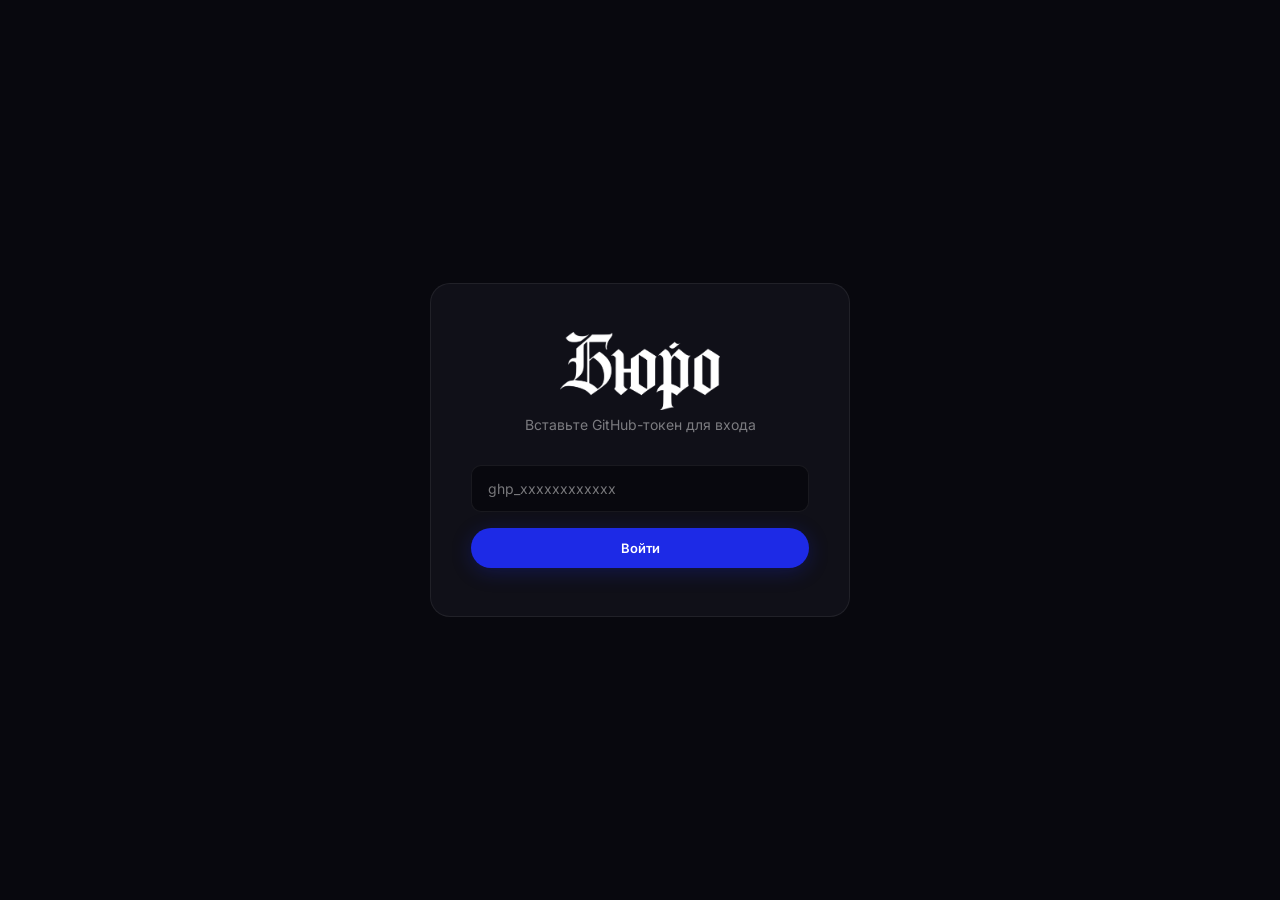
<file: 2 страница/admin.html>
<!DOCTYPE html>
<html lang="ru">
<head>
    <meta charset="UTF-8">
    <meta name="viewport" content="width=device-width, initial-scale=1.0">
    <title>Бюро — Админка</title>
    <link rel="icon" type="image/svg+xml" href="../favicon.svg?v=ru-1">
    <link href="https://fonts.googleapis.com/css2?family=Inter:wght@400;500;600;700&display=swap" rel="stylesheet">
    <style>
        *, *::before, *::after { box-sizing: border-box; margin: 0; padding: 0; }
        :root {
            --bg: #08080e; --surface: #101018; --card: #16161f;
            --border: rgba(255,255,255,0.07); --text: #e0e0ec;
            --dim: rgba(255,255,255,0.45); --accent: #1d2ae6;
            --accent-glow: rgba(29,42,230,0.25); --success: #22c55e;
            --error: #ef4444; --font: 'Inter', sans-serif;
            --warn: #f59e0b;
        }
        body { font-family: var(--font); background: var(--bg); color: var(--text); min-height: 100vh; }
        ::-webkit-scrollbar { width: 6px; }
        ::-webkit-scrollbar-thumb { background: rgba(255,255,255,0.12); border-radius: 3px; }

        .brand-logo { display: inline-block; width: 90px; height: auto; vertical-align: middle; }
        .brand-logo--login { width: 160px; }

        /* Login */
        .login { min-height: 100vh; display: flex; align-items: center; justify-content: center; padding: 20px; }
        .login-card {
            background: var(--surface); border: 1px solid var(--border);
            border-radius: 20px; padding: 48px 40px; max-width: 420px; width: 100%; text-align: center;
        }
        .login-card h1 { font-size: 28px; font-weight: 700; letter-spacing: 0.08em; margin-bottom: 6px; }
        .login-card p { color: var(--dim); font-size: 14px; margin-bottom: 32px; }
        .login-card input {
            width: 100%; padding: 14px 16px; background: var(--bg);
            border: 1px solid var(--border); border-radius: 10px;
            color: var(--text); font-family: var(--font); font-size: 14px;
            outline: none; margin-bottom: 16px;
        }
        .login-card input:focus { border-color: rgba(29,42,230,0.5); }
        .login-card input::placeholder { color: var(--dim); }
        .login-err { color: var(--error); font-size: 13px; margin-top: 8px; display: none; }

        /* Buttons */
        .btn {
            display: inline-flex; align-items: center; justify-content: center; gap: 8px;
            padding: 12px 28px; font-family: var(--font); font-size: 13px;
            font-weight: 600; border: none; border-radius: 999px; cursor: pointer;
            transition: all 0.25s; width: 100%;
        }
        .btn-go { background: var(--accent); color: #fff; box-shadow: 0 4px 20px var(--accent-glow); }
        .btn-go:hover { background: #2a38ff; transform: translateY(-1px); }
        .btn-go:disabled { opacity: 0.5; cursor: wait; transform: none; }
        .btn-out {
            background: transparent; color: var(--dim); border: 1px solid var(--border);
            width: auto; padding: 8px 20px; font-size: 12px;
        }
        .btn-out:hover { color: var(--text); border-color: rgba(255,255,255,0.2); }
        .btn-add {
            background: var(--accent); color: #fff; border: none; border-radius: 999px;
            padding: 10px 24px; font-family: var(--font); font-size: 13px; font-weight: 600;
            cursor: pointer; transition: all 0.25s; display: inline-flex; align-items: center; gap: 8px;
            box-shadow: 0 4px 20px var(--accent-glow);
        }
        .btn-add:hover { background: #2a38ff; transform: translateY(-1px); }
        .btn-del-event {
            background: transparent; color: var(--error); border: 1px solid rgba(239,68,68,0.3);
            border-radius: 999px; padding: 7px 18px; font-family: var(--font); font-size: 11px;
            font-weight: 600; cursor: pointer; transition: all 0.25s;
        }
        .btn-del-event:hover { background: var(--error); color: #fff; border-color: var(--error); }
        .btn-save {
            background: var(--success); color: #fff; border: none; border-radius: 999px;
            padding: 7px 18px; font-family: var(--font); font-size: 11px;
            font-weight: 600; cursor: pointer; transition: all 0.25s;
        }
        .btn-save:hover { transform: translateY(-1px); filter: brightness(1.1); }
        .btn-save:disabled { opacity: 0.5; cursor: wait; transform: none; }
        .btn-move {
            background: transparent; color: var(--dim); border: 1px solid var(--border);
            border-radius: 999px; padding: 5px 10px; font-family: var(--font); font-size: 11px;
            cursor: pointer; transition: all 0.2s; line-height: 1;
        }
        .btn-move:hover { color: var(--text); border-color: rgba(255,255,255,0.2); }
        .btn-move:disabled { opacity: 0.2; cursor: default; }

        .spinner {
            width: 18px; height: 18px; border: 2px solid rgba(255,255,255,0.2);
            border-top-color: #fff; border-radius: 50%; animation: spin 0.6s linear infinite; display: inline-block;
        }
        @keyframes spin { to { transform: rotate(360deg); } }

        /* Main */
        .main { display: none; }
        .main.on { display: block; }
        .topbar {
            background: var(--surface); border-bottom: 1px solid var(--border);
            padding: 14px 24px; display: flex; align-items: center; justify-content: space-between;
            position: sticky; top: 0; z-index: 50;
        }
        .topbar h1 { font-size: 14px; font-weight: 700; letter-spacing: 0.1em; }
        .topbar h1 span { color: var(--accent); }
        .topbar-right { display: flex; align-items: center; gap: 12px; }
        .topbar-ok { font-size: 11px; color: var(--success); display: flex; align-items: center; gap: 6px; }
        .topbar-ok::before { content: ''; width: 6px; height: 6px; background: var(--success); border-radius: 50%; }

        .wrap { max-width: 900px; margin: 0 auto; padding: 32px 20px 80px; }

        /* Add event area */
        .add-area { text-align: center; margin-bottom: 32px; }

        /* Event card */
        .evt {
            background: var(--card); border: 1px solid var(--border);
            border-radius: 16px; margin-bottom: 28px; overflow: hidden;
            transition: border-color 0.3s;
        }
        .evt:hover { border-color: rgba(255,255,255,0.12); }
        .evt-head {
            padding: 18px 20px; border-bottom: 1px solid var(--border);
            display: flex; align-items: center; justify-content: space-between; gap: 12px;
        }
        .evt-head-left { display: flex; align-items: center; gap: 12px; flex: 1; min-width: 0; }
        .evt-num {
            font-size: 11px; font-weight: 700; color: var(--accent);
            background: var(--accent-glow); border-radius: 6px;
            padding: 4px 8px; letter-spacing: 0.05em; flex-shrink: 0;
        }
        .evt-head h2 {
            font-size: 14px; font-weight: 600; letter-spacing: 0.03em;
            white-space: nowrap; overflow: hidden; text-overflow: ellipsis;
        }
        .evt-head-right { display: flex; align-items: center; gap: 8px; flex-shrink: 0; }

        /* Event fields */
        .evt-fields { padding: 16px 20px; border-bottom: 1px solid var(--border); }
        .evt-field { margin-bottom: 14px; }
        .evt-field:last-child { margin-bottom: 0; }
        .evt-field label {
            display: block; font-size: 11px; font-weight: 600; color: var(--dim);
            text-transform: uppercase; letter-spacing: 0.1em; margin-bottom: 6px;
        }
        .evt-field .hint {
            font-size: 10px; color: rgba(255,255,255,0.25); font-weight: 400;
            text-transform: none; letter-spacing: normal; margin-left: 8px;
        }
        .evt-field input, .evt-field textarea {
            width: 100%; padding: 10px 14px; background: var(--bg);
            border: 1px solid var(--border); border-radius: 8px;
            color: var(--text); font-family: var(--font); font-size: 13px;
            outline: none; transition: border-color 0.2s;
        }
        .evt-field input:focus, .evt-field textarea:focus { border-color: rgba(29,42,230,0.5); }
        .evt-field textarea {
            resize: vertical; min-height: 160px; line-height: 1.7;
            font-size: 13px;
        }

        /* Индикатор несохранённых изменений */
        .pending-box { display: flex; align-items: center; gap: 8px; font-size: 12px; color: var(--dim); }
        .pending-box.on { color: var(--warn); }
        .pending-ok { color: var(--dim); font-size: 11px; }
        .pending-dot { width: 7px; height: 7px; border-radius: 50%; background: var(--warn); flex-shrink: 0; animation: pulse 1.6s ease-in-out infinite; }
        @keyframes pulse { 50% { opacity: 0.3; } }
        .btn-publish {
            background: var(--success); color: #fff; border: none; border-radius: 999px;
            padding: 7px 18px; font-family: var(--font); font-size: 12px; font-weight: 600;
            cursor: pointer; transition: all 0.25s; white-space: nowrap;
        }
        .btn-publish:hover { filter: brightness(1.1); transform: translateY(-1px); }
        .btn-publish:disabled { opacity: 0.5; cursor: wait; transform: none; }

        /* Бейдж «новое» на ещё не сохранённом фото */
        .ph-new {
            position: absolute; bottom: 5px; left: 5px; background: var(--warn);
            color: #000; font-size: 9px; font-weight: 700; padding: 2px 7px;
            border-radius: 999px; letter-spacing: 0.04em; text-transform: uppercase;
        }

        /* Photo count badge */
        .photo-badge {
            font-size: 11px; color: var(--dim); background: var(--bg);
            padding: 3px 10px; border-radius: 999px; border: 1px solid var(--border);
        }

        /* Обложка мероприятия */
        .cover-row {
            display: flex; align-items: center; gap: 14px;
            padding: 14px 20px; border-bottom: 1px solid var(--border);
        }
        .cover-thumb {
            width: 120px; height: 80px; border-radius: 8px; overflow: hidden;
            background: var(--bg); flex-shrink: 0; position: relative;
            border: 1px solid var(--border);
        }
        .cover-thumb img { width: 100%; height: 100%; object-fit: cover; display: block; }
        .cover-empty {
            width: 100%; height: 100%; display: grid; place-items: center;
            color: rgba(255,255,255,0.2); font-size: 22px;
        }
        .cover-info { flex: 1; min-width: 0; }
        .cover-info label {
            display: block; font-size: 11px; font-weight: 600; color: var(--dim);
            text-transform: uppercase; letter-spacing: 0.1em; margin-bottom: 4px;
        }
        .cover-info p { font-size: 11px; color: rgba(255,255,255,0.28); line-height: 1.5; }
        .cover-btns { display: flex; gap: 8px; flex-shrink: 0; }
        .btn-cover {
            background: transparent; color: var(--accent); border: 1px solid rgba(29,42,230,0.4);
            border-radius: 999px; padding: 7px 16px; font-family: var(--font);
            font-size: 11px; font-weight: 600; cursor: pointer; transition: all 0.25s; white-space: nowrap;
        }
        .btn-cover:hover { background: var(--accent); color: #fff; }
        .btn-cover.rm { color: var(--error); border-color: rgba(239,68,68,0.3); }
        .btn-cover.rm:hover { background: var(--error); color: #fff; }
        @media (max-width: 640px) {
            .cover-row { flex-wrap: wrap; }
            .cover-info { flex-basis: calc(100% - 134px); }
            .cover-btns { width: 100%; justify-content: flex-end; }
        }

        /* Photo grid */
        .photos {
            display: grid; grid-template-columns: repeat(auto-fill, minmax(130px, 1fr));
            gap: 6px; padding: 14px;
        }
        .photos:empty::after {
            content: 'Нет фото — загрузите первые снимки'; display: block; text-align: center;
            color: var(--dim); font-size: 13px; padding: 24px; grid-column: 1/-1;
        }
        .ph {
            position: relative; aspect-ratio: 1; border-radius: 8px;
            overflow: hidden; background: var(--bg);
        }
        .ph img { width: 100%; height: 100%; object-fit: cover; display: block; }
        .ph-placeholder {
            width: 100%; height: 100%; display: flex; align-items: center; justify-content: center;
            color: var(--dim); font-size: 24px; background: var(--bg);
        }
        .ph-x {
            position: absolute; top: 5px; right: 5px; width: 22px; height: 22px;
            background: rgba(0,0,0,0.75); color: #fff; border: none; border-radius: 50%;
            font-size: 11px; cursor: pointer; display: grid; place-items: center;
            opacity: 0; transition: opacity 0.2s;
        }
        .ph:hover .ph-x { opacity: 1; }
        .ph-x:hover { background: var(--error); }

        /* Upload */
        .up {
            margin: 6px 14px 14px; border: 2px dashed var(--border); border-radius: 12px;
            padding: 24px; text-align: center; cursor: pointer; transition: all 0.2s;
            font-size: 13px; color: var(--dim);
        }
        .up:hover, .up.over { border-color: var(--accent); background: var(--accent-glow); }
        .up strong { color: var(--accent); }
        .up input { display: none; }
        .up-hint { font-size: 11px; color: rgba(255,255,255,0.2); margin-top: 6px; }
        .bar { height: 3px; background: var(--border); margin: 0 14px 10px; border-radius: 2px; overflow: hidden; display: none; }
        .bar.on { display: block; }
        .bar-fill { height: 100%; width: 0; background: var(--accent); transition: width 0.3s; border-radius: 2px; }

        /* Toast */
        .toasts { position: fixed; top: 64px; right: 16px; z-index: 999; display: flex; flex-direction: column; gap: 8px; }
        .toast {
            padding: 10px 18px; background: var(--card); border: 1px solid var(--border);
            border-radius: 10px; font-size: 13px; box-shadow: 0 8px 24px rgba(0,0,0,0.5);
            animation: tin 0.3s ease;
        }
        .toast.ok { border-left: 3px solid var(--success); }
        .toast.err { border-left: 3px solid var(--error); }
        .toast.out { animation: tout 0.3s ease forwards; }
        @keyframes tin { from { opacity: 0; transform: translateX(30px); } }
        @keyframes tout { to { opacity: 0; transform: translateX(30px); } }

        /* Confirm */
        .overlay {
            position: fixed; inset: 0; background: rgba(0,0,0,0.6); backdrop-filter: blur(4px);
            z-index: 500; display: none; align-items: center; justify-content: center; padding: 20px;
        }
        .overlay.on { display: flex; }
        .dialog {
            background: var(--surface); border: 1px solid var(--border); border-radius: 16px;
            padding: 28px; max-width: 400px; width: 100%;
        }
        .dialog h3 { font-size: 16px; font-weight: 700; margin-bottom: 8px; }
        .dialog p { font-size: 13px; color: var(--dim); margin-bottom: 20px; line-height: 1.5; }
        .dialog-btns { display: flex; gap: 10px; justify-content: flex-end; }
        .dialog-btns button { padding: 8px 20px; border-radius: 999px; font-family: var(--font); font-size: 12px; font-weight: 600; cursor: pointer; border: none; }
        .dbtn-no { background: transparent; color: var(--dim); border: 1px solid var(--border); }
        .dbtn-no:hover { color: var(--text); }
        .dbtn-yes { background: var(--error); color: #fff; }
        .dbtn-yes:hover { filter: brightness(1.1); }

        /* Empty state */
        .empty-state {
            text-align: center; padding: 60px 20px; color: var(--dim);
        }
        .empty-state .icon { font-size: 48px; margin-bottom: 16px; opacity: 0.3; }
        .empty-state p { font-size: 14px; margin-bottom: 24px; }

        @media (max-width: 640px) {
            .login-card { padding: 32px 24px; }
            .photos { grid-template-columns: repeat(auto-fill, minmax(90px, 1fr)); }
            .evt-head { flex-direction: column; align-items: flex-start; gap: 10px; }
            .evt-head-right { width: 100%; justify-content: flex-end; }
        }
    </style>
</head>
<body>

<!-- LOGIN -->
<div class="login" id="login">
    <div class="login-card">
        <h1><img class="brand-logo brand-logo--login" src="../assets/brand/bureau-ru-white.png" alt="Бюро" width="160" height="79"></h1>
        <p>Вставьте GitHub-токен для входа</p>
        <input type="password" id="tok" placeholder="ghp_xxxxxxxxxxxx">
        <button class="btn btn-go" id="goBtn" onclick="go()">Войти</button>
        <div class="login-err" id="err"></div>
    </div>
</div>

<!-- MAIN -->
<div class="main" id="main">
    <div class="topbar">
        <h1><img class="brand-logo" src="../assets/brand/bureau-ru.svg" alt="Бюро" width="90" height="44"> АДМИНКА</h1>
        <div class="topbar-right">
            <div class="pending-box" id="pendingBox"></div>
            <div class="topbar-ok" id="status"></div>
            <button class="btn-out" onclick="out()">Выйти</button>
        </div>
    </div>
    <div class="wrap" id="wrap"></div>
</div>

<div class="toasts" id="toasts"></div>
<div class="overlay" id="ov"><div class="dialog" id="dlg"></div></div>

<script>
// ═══ CONFIG ═══
let cfg = { token:'', owner:'', repo:'', branch:'main', base:'2 страница' };
let data = null;
let sha = null;
// Локальные превью только что загруженных фото (data-URL), чтобы показать
// картинку сразу, не дожидаясь появления файла на raw.githubusercontent CDN
const localPreviews = {};

// ═══ НЕСОХРАНЁННЫЕ ИЗМЕНЕНИЯ ═══
// Всё копится здесь и уходит на GitHub ОДНИМ коммитом по кнопке «Сохранить».
// Так одна загрузка из 30 фото = 1 сборка сайта, а не 31 (иначе GitHub
// начинает душить аккаунт и деплой встаёт на часы).
let pending = { adds: {}, dels: [], dirty: false };

function markDirty() { pending.dirty = true; updatePendingUI(); }

function pendingCount() {
    return Object.keys(pending.adds).length + pending.dels.length + (pending.dirty ? 1 : 0);
}
function hasPending() { return pendingCount() > 0; }

function updatePendingUI() {
    const box = document.getElementById('pendingBox');
    if (!box) return;
    const nAdd = Object.keys(pending.adds).length;
    const nDel = pending.dels.length;
    if (!hasPending()) {
        box.className = 'pending-box';
        box.innerHTML = '<span class="pending-ok">Всё сохранено</span>';
        return;
    }
    const parts = [];
    if (nAdd) parts.push(nAdd + ' фото');
    if (nDel) parts.push('удалено ' + nDel);
    if (pending.dirty && !parts.length) parts.push('правки текста');
    box.className = 'pending-box on';
    box.innerHTML = `<span class="pending-dot"></span><span>Не сохранено: ${parts.join(', ')}</span>
        <button class="btn-publish" id="publishBtn" onclick="publish()">Сохранить</button>`;
}

// Предупреждение при закрытии вкладки с несохранёнными правками
window.addEventListener('beforeunload', e => {
    if (hasPending()) { e.preventDefault(); e.returnValue = ''; }
});

// ═══ GITHUB API ═══
function apiUrl(p) {
    return `https://api.github.com/repos/${cfg.owner}/${cfg.repo}/contents/${p.split('/').map(encodeURIComponent).join('/')}`;
}
function hdr() {
    return { 'Authorization':'token '+cfg.token, 'Content-Type':'application/json', 'Accept':'application/vnd.github.v3+json' };
}

async function getFile(p) {
    // no-store + cache-bust: GitHub API отдаёт Cache-Control max-age=60,
    // из-за чего браузер иначе показывает устаревший файл и старый sha
    const r = await fetch(apiUrl(p) + '?t=' + Date.now(), {headers:hdr(), cache:'no-store'});
    if (r.status===404) return null;
    if (!r.ok) throw new Error('GitHub '+r.status);
    const d = await r.json();
    return { text: decodeURIComponent(escape(atob(d.content.replace(/\n/g,'')))), sha: d.sha };
}

async function putText(p, text, msg, s) {
    const b = { message:msg, content:btoa(unescape(encodeURIComponent(text))), branch:cfg.branch };
    if (s) b.sha = s;
    const r = await fetch(apiUrl(p), {method:'PUT', headers:hdr(), body:JSON.stringify(b)});
    if (!r.ok) throw new Error('PUT '+r.status);
    return r.json();
}

// ═══ GIT DATA API — один коммит на любое число файлов ═══
// Blob'ы сами по себе коммитов не создают, поэтому сколько бы фото ни было,
// сборка сайта запускается ровно один раз (в самом конце, на updateRef).
function gitUrl(sub) {
    return `https://api.github.com/repos/${cfg.owner}/${cfg.repo}/git/${sub}`;
}

async function gitReq(sub, method, body) {
    const o = { method, headers: hdr(), cache: 'no-store' };
    if (body) o.body = JSON.stringify(body);
    const url = gitUrl(sub) + (method === 'GET' ? '?t=' + Date.now() : '');
    const r = await fetch(url, o);
    if (!r.ok) {
        let detail = '';
        try { detail = (await r.json()).message || ''; } catch(e) {}
        const err = new Error('GitHub ' + r.status + (detail ? ': ' + detail : ''));
        err.status = r.status;
        throw err;
    }
    return r.json();
}

async function createBlob(b64) {
    const d = await gitReq('blobs', 'POST', { content: b64, encoding: 'base64' });
    return d.sha;
}

function textToB64(text) { return btoa(unescape(encodeURIComponent(text))); }

// files: [{path, b64}] — добавить/заменить; deletions: [path] — удалить
async function commitBatch(message, files, deletions) {
    const ref = await gitReq('ref/heads/' + cfg.branch, 'GET');
    const headSha = ref.object.sha;
    const headCommit = await gitReq('commits/' + headSha, 'GET');

    const tree = [];
    for (const f of files) {
        const sha = await createBlob(f.b64);
        tree.push({ path: f.path, mode: '100644', type: 'blob', sha });
    }
    for (const p of deletions) {
        tree.push({ path: p, mode: '100644', type: 'blob', sha: null });
    }
    if (!tree.length) return null;

    const newTree = await gitReq('trees', 'POST', { base_tree: headCommit.tree.sha, tree });
    const commit = await gitReq('commits', 'POST', {
        message, tree: newTree.sha, parents: [headSha]
    });
    await gitReq('refs/heads/' + cfg.branch, 'PATCH', { sha: commit.sha });
    return commit.sha;
}

// ═══ DATA ═══
function jp() { return cfg.base+'/events.json'; }

function photoUrl(path) {
    if (localPreviews[path]) return localPreviews[path];
    if (!cfg.owner || !cfg.repo) return path;
    return `https://raw.githubusercontent.com/${cfg.owner}/${cfg.repo}/${cfg.branch}/${encodeURIComponent(cfg.base)}/${path.split('/').map(encodeURIComponent).join('/')}?t=${Date.now()}`;
}

// Повторные попытки загрузить фото — свежий файл на raw.githubusercontent
// CDN может появиться с задержкой в несколько секунд после коммита
function retryImg(img) {
    const n = parseInt(img.dataset.n || '0', 10);
    if (n >= 4) {
        img.outerHTML = '<div class="ph-placeholder">🖼</div>';
        return;
    }
    img.dataset.n = n + 1;
    const p = img.dataset.path;
    setTimeout(() => {
        img.src = photoUrl(p) + (photoUrl(p).indexOf('?') >= 0 ? '&' : '?') + 'r=' + Date.now();
    }, 1500 * (n + 1));
}

function getEvent(eventId) {
    let evt = data.events.find(e => e.id === eventId);
    if (!evt) {
        evt = { id: eventId, title: '', description: '', date: '', photos: [] };
        data.events.push(evt);
    }
    return evt;
}

async function load() {
    const f = await getFile(jp());
    if (f) {
        data = JSON.parse(f.text);
        sha = f.sha;
    } else {
        // Файла нет — пробуем создать. Если и это не выходит, значит выбран
        // не тот репозиторий (пустой/чужой) или у токена нет прав на запись.
        // Раньше здесь наружу летело невнятное «PUT 404».
        data = { events: [] };
        try {
            const r = await putText(jp(), JSON.stringify(data,null,2), 'Init events.json', null);
            sha = r.content.sha;
        } catch(e) {
            throw new Error(
                'В репозитории ' + cfg.owner + '/' + cfg.repo + ' нет файла «' + jp() + '», ' +
                'и создать его не удалось. Обычно это значит, что выбран не тот репозиторий ' +
                '(например, пустой) или у токена нет прав на запись.'
            );
        }
    }
}

// Пишем текст в data сразу при наборе. Без этого любая перерисовка
// (например, после загрузки фото) восстанавливала поля из data и стирала
// только что набранный, ещё не сохранённый текст.
function onFieldInput(el) {
    const isTitle = el.id.indexOf('title-') === 0;
    const evtId = el.id.slice(isTitle ? 6 : 5);
    const evt = data.events.find(e => e.id === evtId);
    if (evt) {
        if (isTitle) evt.title = el.value;
        else evt.description = el.value;
    }
    markDirty();
}

// Забираем текст из полей ввода в data (поля не привязаны реактивно),
// иначе несохранённые правки других мероприятий потерялись бы при публикации
function syncInputs() {
    data.events.forEach(evt => {
        const t = document.getElementById('title-' + evt.id);
        const d = document.getElementById('desc-' + evt.id);
        if (t) evt.title = t.value;
        if (d) evt.description = d.value;
    });
}

// ═══ ПУБЛИКАЦИЯ: всё накопленное уходит ОДНИМ коммитом ═══
async function publish() {
    syncInputs();
    if (!hasPending()) { toast('Нечего сохранять', 'ok'); return; }

    const btn = document.getElementById('publishBtn');
    if (btn) { btn.disabled = true; btn.textContent = 'Сохраняю...'; }

    // Снимок на случай ошибки — чтобы ничего не потерялось и можно было повторить
    const addsSnapshot = Object.assign({}, pending.adds);
    const delsSnapshot = pending.dels.slice();

    const files = [{ path: jp(), b64: textToB64(JSON.stringify(data, null, 2)) }];
    for (const rel in addsSnapshot) {
        files.push({ path: cfg.base + '/' + rel, b64: addsSnapshot[rel] });
    }
    const dels = delsSnapshot.map(rel => cfg.base + '/' + rel);

    const nAdd = Object.keys(addsSnapshot).length;
    const msgParts = [];
    if (nAdd) msgParts.push('+' + nAdd + ' фото');
    if (dels.length) msgParts.push('-' + dels.length + ' фото');
    const msg = 'Обновление сайта' + (msgParts.length ? ' (' + msgParts.join(', ') + ')' : '');

    try {
        try {
            await commitBatch(msg, files, dels);
        } catch(e) {
            // Ветка уехала вперёд (админка с другого устройства) — берём свежий
            // HEAD и повторяем один раз, чтобы правки не потерялись
            if (e.status === 409 || e.status === 422) await commitBatch(msg, files, dels);
            else throw e;
        }
        pending = { adds: {}, dels: [], dirty: false };
        // Локальные превью оставляем: файл на CDN появляется с задержкой
        const f = await getFile(jp());
        if (f) sha = f.sha;
        toast('Сохранено ✓ Сайт обновится за 1–2 мин', 'ok');
    } catch(e) {
        toast('Ошибка: ' + e.message + ' — изменения не потеряны, попробуйте ещё раз', 'err');
    } finally {
        updatePendingUI();
        render();
    }
}

// ═══ LOGIN ═══
async function go() {
    const token = document.getElementById('tok').value.trim();
    if (!token) { errShow('Вставьте токен'); return; }

    const btn = document.getElementById('goBtn');
    btn.disabled = true; btn.innerHTML = '<span class="spinner"></span>';
    errHide();

    try {
        const h = {'Authorization':'token '+token, 'Accept':'application/vnd.github.v3+json'};

        const u = await fetch('https://api.github.com/user', {headers:h});
        if (!u.ok) throw new Error('Неверный токен');

        // Репозиториев со словом «bureau» может быть несколько. Раньше брался
        // первый по дате обновления — и админка уезжала в посторонний (например,
        // свежесозданный пустой) репозиторий, откуда шли 404. Теперь выбираем
        // тот, где реально лежит сайт.
        const rr = await fetch('https://api.github.com/user/repos?per_page=100&sort=updated', {headers:h});
        const all = await rr.json();
        if (!Array.isArray(all)) throw new Error('Не удалось получить список репозиториев');

        const candidates = all.filter(r => r.name.toLowerCase().includes('bureau'));
        if (!candidates.length) throw new Error('Репозиторий с «bureau» не найден');

        const BASE = '2 страница';
        const enc = p => p.split('/').map(encodeURIComponent).join('/');
        const exists = async (r, path) => {
            try {
                const t = await fetch(`https://api.github.com/repos/${r.owner.login}/${r.name}/contents/${enc(path)}`, {headers:h});
                return t.ok;
            } catch(e) { return false; }
        };

        let chosen = null;
        for (const r of candidates) { if (await exists(r, BASE + '/events.json')) { chosen = r; break; } }
        if (!chosen) for (const r of candidates) { if (await exists(r, BASE)) { chosen = r; break; } }
        if (!chosen) chosen = candidates.find(r => r.name.toLowerCase() === 'bureau');
        if (!chosen) {
            throw new Error('Сайт не найден. Подходящие репозитории: ' +
                candidates.map(r => r.name).join(', ') + ' — ни в одном нет папки «' + BASE + '»');
        }

        cfg = { token, owner:chosen.owner.login, repo:chosen.name, branch:chosen.default_branch || 'main', base:BASE };
        await load();
        localStorage.setItem('bt', token);

        document.getElementById('login').style.display = 'none';
        document.getElementById('main').classList.add('on');
        document.getElementById('status').textContent = cfg.owner+'/'+cfg.repo;
        render();
        toast('Подключено','ok');
    } catch(e) {
        errShow(e.message);
    } finally {
        btn.disabled = false; btn.textContent = 'Войти';
    }
}

function out() {
    if (hasPending() && !confirm('Есть несохранённые изменения. Выйти и потерять их?')) return;
    localStorage.removeItem('bt');
    // Чистим состояние и разметку: иначе при повторном входе старые поля
    // могли бы затереть свежие данные, загруженные с GitHub
    pending = { adds: {}, dels: [], dirty: false };
    document.getElementById('wrap').innerHTML = '';
    document.getElementById('main').classList.remove('on');
    document.getElementById('login').style.display = 'flex';
}

function errShow(m) { const e=document.getElementById('err'); e.textContent=m; e.style.display='block'; }
function errHide() { document.getElementById('err').style.display='none'; }

// ═══ ADD EVENT (локально) ═══
function addEvent() {
    syncInputs();
    data.events.push({
        id: 'event-' + Date.now(),
        title: 'Новое мероприятие',
        description: '',
        date: new Date().toISOString().slice(0,10),
        photos: []
    });
    markDirty();
    render();
}

// ═══ MOVE EVENT (локально) ═══
function moveEvent(eventId, direction) {
    syncInputs();
    const idx = data.events.findIndex(e => e.id === eventId);
    if (idx < 0) return;
    const newIdx = idx + direction;
    if (newIdx < 0 || newIdx >= data.events.length) return;

    [data.events[idx], data.events[newIdx]] = [data.events[newIdx], data.events[idx]];
    markDirty();
    render();
}

// ═══ DELETE EVENT ═══
function confirmDelEvent(eventId) {
    const evt = getEvent(eventId);
    document.getElementById('dlg').innerHTML = `
        <h3>Удалить мероприятие?</h3>
        <p><strong>${esc(evt.title)}</strong><br>Все фото мероприятия будут удалены. Это действие нельзя отменить.</p>
        <div class="dialog-btns">
            <button class="dbtn-no" onclick="closeOv()">Отмена</button>
            <button class="dbtn-yes" onclick="delEvent('${eventId}')">Удалить</button>
        </div>`;
    document.getElementById('ov').classList.add('on');
}

function delEvent(eventId) {
    closeOv();
    syncInputs();
    const idx = data.events.findIndex(e => e.id === eventId);
    if (idx < 0) return;

    const evt = data.events[idx];
    // Фото мероприятия и обложку помечаем к удалению (реально удалятся при «Сохранить»)
    evt.photos.forEach(p => queuePhotoDelete(p));
    if (evt.cover) queuePhotoDelete(evt.cover);
    data.events.splice(idx, 1);
    markDirty();
    render();
}

// Пометить фото к удалению. Если оно ещё не загружено на GitHub —
// просто выбрасываем из очереди загрузки, удалять на сервере нечего.
function queuePhotoDelete(rel) {
    if (pending.adds[rel]) {
        delete pending.adds[rel];
        delete localPreviews[rel];
        return;
    }
    if (rel.startsWith('photos/') && pending.dels.indexOf(rel) < 0) pending.dels.push(rel);
}

// ═══ RENDER ═══
function render() {
    const w = document.getElementById('wrap');
    updatePendingUI();

    if (data.events.length === 0) {
        w.innerHTML = `
        <div class="add-area">
            <button class="btn-add" onclick="addEvent()">＋ Добавить мероприятие</button>
        </div>
        <div class="empty-state">
            <div class="icon">📋</div>
            <p>Пока нет мероприятий.<br>Добавьте первое, чтобы начать.</p>
        </div>`;
        return;
    }

    let html = `<div class="add-area">
        <button class="btn-add" onclick="addEvent()">＋ Добавить мероприятие</button>
    </div>`;

    html += data.events.map((evt, i) => {
        const num = String(i + 1).padStart(2, '0');
        const isFirst = i === 0;
        const isLast = i === data.events.length - 1;
        return `
        <div class="evt">
            <div class="evt-head">
                <div class="evt-head-left">
                    <span class="evt-num">${num}</span>
                    <h2>${esc(evt.title || 'Без названия')}</h2>
                </div>
                <div class="evt-head-right">
                    <span class="photo-badge">${evt.photos.length} фото</span>
                    <button class="btn-move" onclick="moveEvent('${evt.id}',-1)" ${isFirst ? 'disabled' : ''} title="Вверх">↑</button>
                    <button class="btn-move" onclick="moveEvent('${evt.id}',1)" ${isLast ? 'disabled' : ''} title="Вниз">↓</button>
                    <button class="btn-save" data-save="${evt.id}" onclick="publish()">Сохранить</button>
                    <button class="btn-del-event" onclick="confirmDelEvent('${evt.id}')">Удалить</button>
                </div>
            </div>
            <div class="evt-fields">
                <div class="evt-field">
                    <label>Название мероприятия</label>
                    <input type="text" id="title-${evt.id}" value="${esc(evt.title || '')}" oninput="onFieldInput(this)" placeholder="Например: EGGsactly Love">
                </div>
                <div class="evt-field">
                    <label>Описание <span class="hint">Каждый абзац с новой строки. Короткие строки станут акцентными.</span></label>
                    <textarea id="desc-${evt.id}" oninput="onFieldInput(this)" placeholder="Расскажите историю мероприятия...\n\nКаждый абзац отделяйте пустой строкой.\n\nКороткие строки будут выделены как акцентные фразы.">${esc(evt.description || '')}</textarea>
                </div>
            </div>
            <div class="cover-row">
                <div class="cover-thumb">
                    ${evt.cover
                        ? `<img src="${photoUrl(evt.cover)}" alt="" data-path="${esc(evt.cover)}" data-n="0" onerror="retryImg(this)">`
                        : `<div class="cover-empty">🖼</div>`}
                </div>
                <div class="cover-info">
                    <label>Обложка ${evt.cover && pending.adds[evt.cover] ? '<span style="color:var(--warn)">• новое</span>' : ''}</label>
                    <p>Крупное фото перед названием мероприятия на сайте.<br>Если не задана — сразу идёт название.</p>
                </div>
                <div class="cover-btns">
                    <button class="btn-cover" onclick="document.getElementById('cf-${evt.id}').click()">${evt.cover ? 'Заменить' : 'Загрузить'}</button>
                    ${evt.cover ? `<button class="btn-cover rm" onclick="delCover('${evt.id}')">Убрать</button>` : ''}
                    <input type="file" id="cf-${evt.id}" accept="image/*" style="display:none" onchange="uploadCover(this.files,'${evt.id}')">
                </div>
            </div>
            <div class="photos" id="ph-${evt.id}">
                ${evt.photos.map(p => `
                    <div class="ph">
                        <img src="${photoUrl(p)}" alt="" loading="lazy" data-path="${esc(p)}" data-n="0" onerror="retryImg(this)">
                        ${pending.adds[p] ? '<span class="ph-new">новое</span>' : ''}
                        <button class="ph-x" onclick="event.stopPropagation();confirmDel('${evt.id}','${esc(p)}')" title="Удалить">✕</button>
                    </div>
                `).join('')}
            </div>
            <div class="bar" id="bar-${evt.id}"><div class="bar-fill" id="bf-${evt.id}"></div></div>
            <div class="up"
                 onclick="document.getElementById('f-${evt.id}').click()"
                 ondragover="event.preventDefault();this.classList.add('over')"
                 ondragleave="this.classList.remove('over')"
                 ondrop="event.preventDefault();this.classList.remove('over');drop(event,'${evt.id}')">
                <strong>Нажмите</strong> или перетащите фото сюда
                <div class="up-hint">JPG, PNG, WebP — сжимаются автоматически, можно прямо с телефона</div>
                <input type="file" id="f-${evt.id}" accept="image/*" multiple onchange="upload(this.files,'${evt.id}')">
            </div>
        </div>`;
    }).join('');

    w.innerHTML = html;
}

// ═══ UPLOAD ═══
function drop(e, eventId) { upload(e.dataTransfer.files, eventId); }

// ═══ ОБЛОЖКА МЕРОПРИЯТИЯ ═══
// Отдельное фото, показывается крупно под названием на сайте.
// Живёт в той же очереди, что и обычные фото — уходит тем же одним коммитом.
async function uploadCover(files, eventId) {
    if (!files || !files.length) return;
    syncInputs();
    const evt = getEvent(eventId);
    const f = files[0];

    if (!f.type.startsWith('image/')) { toast(f.name + ' — не фото', 'err'); return; }
    if (f.size > 25 * 1024 * 1024) { toast(f.name + ' > 25МБ', 'err'); return; }

    try {
        const b64 = await compressImage(f, 1600, 0.75);
        // Кириллица в имени превращалась бы в «______», поэтому такие имена
        // отбрасываем и оставляем просто cover-<метка времени>
        const safe = f.name.replace(/\.[^.]+$/, '').replace(/[^a-zA-Z0-9._-]/g, '');
        const rel = `photos/${eventId}/cover${safe ? '-' + safe : ''}-${Date.now().toString(36)}.jpg`;

        if (evt.cover) queuePhotoDelete(evt.cover);   // старую обложку убираем
        evt.cover = rel;
        pending.adds[rel] = b64;
        localPreviews[rel] = 'data:image/jpeg;base64,' + b64;
        markDirty();
        toast('Обложка готова — нажмите «Сохранить»', 'ok');
    } catch(e) {
        toast('Ошибка: ' + e.message, 'err');
    }
    render();
    const inp = document.getElementById('cf-' + eventId);
    if (inp) inp.value = '';
}

function delCover(eventId) {
    syncInputs();
    const evt = getEvent(eventId);
    if (!evt.cover) return;
    queuePhotoDelete(evt.cover);
    delete evt.cover;
    markDirty();
    render();
}

// ═══ COMPRESS IMAGE ═══
function compressImage(file, maxWidth, quality) {
    maxWidth = maxWidth || 1600;
    quality = quality || 0.75;
    return new Promise((res, rej) => {
        const reader = new FileReader();
        // Внятные сообщения вместо «Ошибка: undefined»: onerror отдаёт Event,
        // а не Error, и у пользователя не было ни малейшей подсказки
        reader.onerror = () => rej(new Error(file.name + ' — не удалось прочитать файл'));
        reader.onload = () => {
            const img = new Image();
            img.onerror = () => rej(new Error(
                file.name + ' — формат не поддерживается браузером (например HEIC с iPhone). ' +
                'Пересохраните в JPG или отправьте фото прямо с телефона'
            ));
            img.onload = () => {
                let w = img.width, h = img.height;
                if (w > maxWidth) {
                    h = Math.round(h * maxWidth / w);
                    w = maxWidth;
                }
                const canvas = document.createElement('canvas');
                canvas.width = w;
                canvas.height = h;
                const ctx = canvas.getContext('2d');
                ctx.drawImage(img, 0, 0, w, h);
                const dataUrl = canvas.toDataURL('image/jpeg', quality);
                const b64 = dataUrl.split(',')[1];
                const origKB = Math.round(file.size / 1024);
                const newKB = Math.round(b64.length * 3 / 4 / 1024);
                console.log(`Сжатие: ${file.name} ${origKB}KB → ${newKB}KB (${w}x${h})`);
                res(b64);
            };
            img.src = reader.result;
        };
        reader.readAsDataURL(file);
    });
}

async function upload(files, eventId) {
    if (!files || !files.length) return;
    syncInputs();   // текст из полей — в data, иначе render() в конце его затрёт
    const evt = getEvent(eventId);
    const bar = document.getElementById('bar-' + eventId);
    const fill = document.getElementById('bf-' + eventId);
    bar.classList.add('on');

    // Фото только сжимаются и кладутся в очередь — на GitHub они уедут
    // одним коммитом при нажатии «Сохранить»
    let ok = 0;
    for (let i = 0; i < files.length; i++) {
        const f = files[i];
        if (!f.type.startsWith('image/')) { toast(f.name + ' — не фото', 'err'); continue; }
        if (f.size > 25 * 1024 * 1024) { toast(f.name + ' > 25МБ', 'err'); continue; }
        try {
            const b64 = await compressImage(f, 1600, 0.75);
            const safe = f.name.replace(/[^a-zA-Z0-9._-]/g, '_').replace(/\.[^.]+$/, '');
            const baseName = safe + '-' + Date.now().toString(36) + i + '.jpg';
            const rel = `photos/${eventId}/${baseName}`;
            evt.photos.push(rel);
            pending.adds[rel] = b64;
            localPreviews[rel] = 'data:image/jpeg;base64,' + b64;
            ok++;
            fill.style.width = ((i + 1) / files.length * 100) + '%';
        } catch(e) { toast('Ошибка: ' + e.message, 'err'); }
    }

    if (ok > 0) {
        markDirty();
        toast(ok + ' фото готово — нажмите «Сохранить»', 'ok');
    }

    setTimeout(() => { bar.classList.remove('on'); fill.style.width = '0'; }, 800);
    render();
    const inp = document.getElementById('f-' + eventId);
    if (inp) inp.value = '';
}

// ═══ DELETE PHOTO ═══
function confirmDel(eventId, path) {
    document.getElementById('dlg').innerHTML = `
        <h3>Удалить фото?</h3>
        <p>${path.split('/').pop()}</p>
        <div class="dialog-btns">
            <button class="dbtn-no" onclick="closeOv()">Отмена</button>
            <button class="dbtn-yes" onclick="del('${eventId}','${esc(path)}')">Удалить</button>
        </div>`;
    document.getElementById('ov').classList.add('on');
}

function closeOv() { document.getElementById('ov').classList.remove('on'); }

function del(eventId, path) {
    closeOv();
    syncInputs();
    const evt = getEvent(eventId);
    const idx = evt.photos.indexOf(path);
    if (idx < 0) return;
    evt.photos.splice(idx, 1);
    queuePhotoDelete(path);
    markDirty();
    render();
}

// ═══ UTILS ═══
function esc(s) { const d = document.createElement('div'); d.textContent = s; return d.innerHTML; }

function toast(m, t) {
    const el = document.createElement('div');
    el.className = 'toast ' + t; el.textContent = m;
    document.getElementById('toasts').appendChild(el);
    setTimeout(() => { el.classList.add('out'); setTimeout(() => el.remove(), 300); }, 3000);
}

document.getElementById('ov').addEventListener('click', e => { if (e.target === e.currentTarget) closeOv(); });

// ═══ INIT ═══
const saved = localStorage.getItem('bt');
if (saved) document.getElementById('tok').value = saved;
</script>
</body>
</html>
</file>
<file: styles.css>
:root {
  color-scheme: light;
  --ink: #111111;
  --gold: #bda36a;
  --line: rgba(255, 255, 255, 0.16);
  --serif: "Playfair Display", "Times New Roman", serif;
  --sans: "Inter", "Arial", "Segoe UI", sans-serif;
}

* {
  box-sizing: border-box;
}

html {
  scroll-behavior: auto !important; /* Disabled initially for fixes */
  overflow-anchor: none;
}

html.js-no-scroll {
  overflow: hidden !important;
  height: 100% !important;
  scroll-behavior: auto !important;
}

body.js-no-scroll {
  overflow: hidden !important;
  height: 100% !important;
}

body {
  margin: 0;
  font-family: var(--sans);
  color: var(--ink);
  background: #ffffff;
}

#top {
  position: absolute;
  top: 0;
  left: 0;
}

.to-top {
  position: fixed;
  right: clamp(16px, 3vw, 32px);
  bottom: clamp(16px, 3vw, 32px);
  width: 44px;
  height: 44px;
  border-radius: 999px;
  background: rgba(255, 255, 255, 0.88);
  border: 1px solid rgba(0, 0, 0, 0.25);
  box-shadow: 0 8px 20px rgba(0, 0, 0, 0.18);
  color: #111111;
  display: grid;
  place-items: center;
  text-decoration: none;
  z-index: 20;
  transition: transform 0.2s ease, box-shadow 0.2s ease, background 0.2s ease;
}

.to-top::after {
  content: "";
  width: 12px;
  height: 12px;
  border-right: 2px solid currentColor;
  border-top: 2px solid currentColor;
  transform: rotate(-45deg);
  margin-top: 4px;
}

.to-top:hover {
  transform: translateY(-3px);
  background: rgba(255, 255, 255, 0.98);
  box-shadow: 0 12px 28px rgba(0, 0, 0, 0.25);
}
.page {
  width: 100%;
}

.section {
  width: min(100%, 1920px);
  margin: 0 auto;
  position: relative;
  overflow: hidden;
  container-type: inline-size;
}

#bureau { aspect-ratio: 1920 / 11883; }
#shust { aspect-ratio: 1920 / 6480; }
#pifpaf { aspect-ratio: 1920 / 8922; }
#rocket { aspect-ratio: 1920 / 1080; }
.section--menu { aspect-ratio: 1920 / 1080; }

.section--menu {
  position: relative;
}

.section__img {
  display: block;
  width: 100%;
  height: auto;
  image-rendering: auto;
}

.section-anchor {
  position: absolute;
  left: 0;
  top: var(--y);
  width: 1px;
  height: 1px;
}



.section--menu .section__img {
  position: relative;
  z-index: 1;
  pointer-events: none;
}

.logo-btn {
  position: absolute;
  display: block;
  z-index: 2;
  text-decoration: none;
  cursor: pointer;
}

.logo-btn:focus-visible {
  outline: 2px solid rgba(255, 255, 255, 0.6);
  outline-offset: 2px;
}

.logo-btn::after {
  content: "";
  position: absolute;
  inset: -2px;
  background: rgba(255, 255, 255, 0.01);
  -webkit-mask: var(--logo) center / 100% 100% no-repeat;
  mask: var(--logo) center / 100% 100% no-repeat;
  filter: drop-shadow(0 0 1px rgba(0, 0, 0, 0.35));
  opacity: 0.7;
  pointer-events: none;
}

.logo-btn--red {
  left: 4.8958%;
  top: 14.1667%;
  width: 17.5%;
  height: 69.1081%;
  --logo: url("assets/sections/logo-red.png");
}

.logo-btn--bureau {
  left: 27%;
  top: 13.5%;
  width: 42%;
  height: 31.5%;
  padding: 1cqw;
  isolation: isolate;
}

.logo-btn--bureau::after {
  display: none;
}

.logo-btn--bureau img {
  display: block;
  width: 100%;
  height: 100%;
  object-fit: contain;
}

/* The menu artwork contains the previous wordmark. Cover its entire footprint
   with the same empty paper texture, then render the supplied Russian SVG. */
.bureau-menu-texture {
  position: absolute;
  inset: 0;
  z-index: -1;
  pointer-events: none;
}

.bureau-menu-texture span {
  position: absolute;
  left: 0;
  width: 100%;
  height: calc(25% + 1px);
  background-image: url("assets/sections/menu-1920.webp");
  background-size: 100cqw 56.25cqw;
  background-position: -27cqw -50.5cqw;
  background-repeat: no-repeat;
}

.bureau-menu-texture span:nth-child(1) { top: 0; }
.bureau-menu-texture span:nth-child(2) { top: 25%; }
.bureau-menu-texture span:nth-child(3) { top: 50%; }
.bureau-menu-texture span:nth-child(4) { top: 75%; }

/* This section is also flattened artwork. The replacement stays aligned with
   its original logo area at every viewport size, without changing the copy. */
.bureau-wordmark {
  position: absolute;
  left: 20.8%;
  top: 11.1cqw;
  width: 77%;
  height: 28.5cqw;
  padding: 0.5cqw;
  background: #f2dfce;
  pointer-events: none;
}

.bureau-wordmark img {
  display: block;
  width: 100%;
  height: 100%;
  object-fit: contain;
  object-position: left center;
}

@media (max-width: 960px) {
  .bureau-menu-texture span {
    background-image: url("assets/sections/menu-960.webp");
  }
}

@media (max-width: 640px) {
  .bureau-menu-texture span {
    background-image: url("assets/sections/menu-640.webp");
  }
}

.logo-btn--pink {
  left: 30.3646%;
  top: 52.2222%;
  width: 35.1252%;
  height: 22.963%;
  --logo: url("assets/sections/logo-pifpaf.png");
}

.logo-btn--sh {
  left: 70.8854%;
  top: 29.6296%;
  width: 25.9296%;
  height: 38.0556%;
  --logo: url("assets/sections/logo-sh.png");
}

/* ── Кнопка «Наши проекты» ── */
.projects-btn {
  position: absolute;
  z-index: 10;
  top: clamp(16px, 3.5vw, 40px);
  right: clamp(16px, 3.5vw, 40px);
  display: inline-flex;
  align-items: center;
  gap: 10px;
  padding: 12px 28px;
  font-family: var(--sans);
  font-size: clamp(11px, 1.1vw, 15px);
  font-weight: 600;
  letter-spacing: 0.14em;
  text-transform: uppercase;
  text-decoration: none;
  color: #111;
  background: rgba(255, 255, 255, 0.72);
  backdrop-filter: blur(14px);
  -webkit-backdrop-filter: blur(14px);
  border: 1px solid rgba(0, 0, 0, 0.12);
  border-radius: 999px;
  box-shadow: 0 4px 20px rgba(0, 0, 0, 0.10);
  transition: all 0.35s cubic-bezier(0.4, 0, 0.2, 1);
  cursor: pointer;
}

.projects-btn:hover {
  background: rgba(255, 255, 255, 0.92);
  box-shadow: 0 8px 32px rgba(0, 0, 0, 0.18);
  transform: translateY(-2px);
}

.projects-btn__arrow {
  display: inline-block;
  transition: transform 0.35s cubic-bezier(0.4, 0, 0.2, 1);
  font-size: 1.15em;
}

.projects-btn:hover .projects-btn__arrow {
  transform: translateX(5px);
}

@media (max-width: 640px) {
  .projects-btn {
    top: auto;
    bottom: 8px;
    right: 12px;
    padding: 8px 16px;
    font-size: 10px;
  }
}

.footer {
  background: linear-gradient(180deg, #1a33ff 0%, #0f2acb 100%);
  color: #f2f2f2;
  padding: clamp(36px, 5vw, 80px) 3vw clamp(28px, 4vw, 60px);
  border-top: 1px solid #000;
}

.footer__inner {
  max-width: 1200px;
  margin: 0;
  display: grid;
  grid-template-columns: minmax(240px, 1fr) minmax(320px, 1.4fr);
  gap: clamp(16px, 3vw, 40px);
  align-items: start;
}

.footer__brand {
  display: flex;
  flex-direction: column;
  gap: 18px;
  padding-right: clamp(16px, 3vw, 40px);
  border-right: 1px solid var(--line);
  align-items: flex-start;
}

.footer__logo {
  font-family: var(--serif);
  font-size: clamp(28px, 4.6vw, 64px);
  letter-spacing: 0.36em;
  text-transform: uppercase;
}

.footer__logo-img {
  width: min(50vw, 360px);
  height: auto;
  object-fit: contain;
  opacity: 0.78;
  filter: brightness(0.65) saturate(1.25);
  mix-blend-mode: multiply;
}

.footer__logo-sub {
  font-family: var(--serif);
  font-size: clamp(14px, 2vw, 22px);
  letter-spacing: 0.28em;
  text-transform: uppercase;
  color: rgba(8, 18, 88, 0.65);
  opacity: 0.85;
  margin-top: 4px;
}

.footer__rule {
  height: 1px;
  width: 70%;
  background: var(--line);
}

.footer__note {
  margin: 0;
  font-size: 13px;
  letter-spacing: 0.08em;
  color: rgba(242, 242, 242, 0.78);
}

.footer__details {
  display: flex;
  flex-direction: column;
  gap: 16px;
  padding-left: clamp(16px, 3vw, 40px);
  align-items: flex-start;
  text-align: left;
}

.footer__details p {
  margin: 0;
  font-family: var(--serif);
  font-size: clamp(12px, 1.1vw, 14px);
  letter-spacing: 0.22em;
  text-transform: uppercase;
  line-height: 1.7;
  color: rgba(255, 255, 255, 0.78);
}


@media (max-width: 1024px) {
  .footer__inner {
    grid-template-columns: 1fr;
  }

  .footer__details {
    padding-left: 0;
    border-left: none;
    padding-left: 0;
    border-top: 1px solid var(--line);
    padding-top: 20px;
  }

  .footer__logo-img {
    width: min(80vw, 520px);
  }

  .footer__brand {
    border-right: none;
    padding-right: 0;
  }
}

@media (max-width: 640px) {
  .footer {
    padding: 12px 12px 16px;
  }

  .footer__logo-img {
    width: min(60vw, 200px);
  }

  .footer__logo-sub {
    font-size: 10px;
    letter-spacing: 0.12em;
  }

  .footer__details {
    gap: 6px;
  }

  .footer__details p {
    font-size: 9px;
    letter-spacing: 0.1em;
    line-height: 1.3;
  }
}
@media (max-width: 640px) {
  .footer__logo {
    letter-spacing: 0.22em;
  }

  .footer__note {
    letter-spacing: 0.04em;
  }
}
</file>
